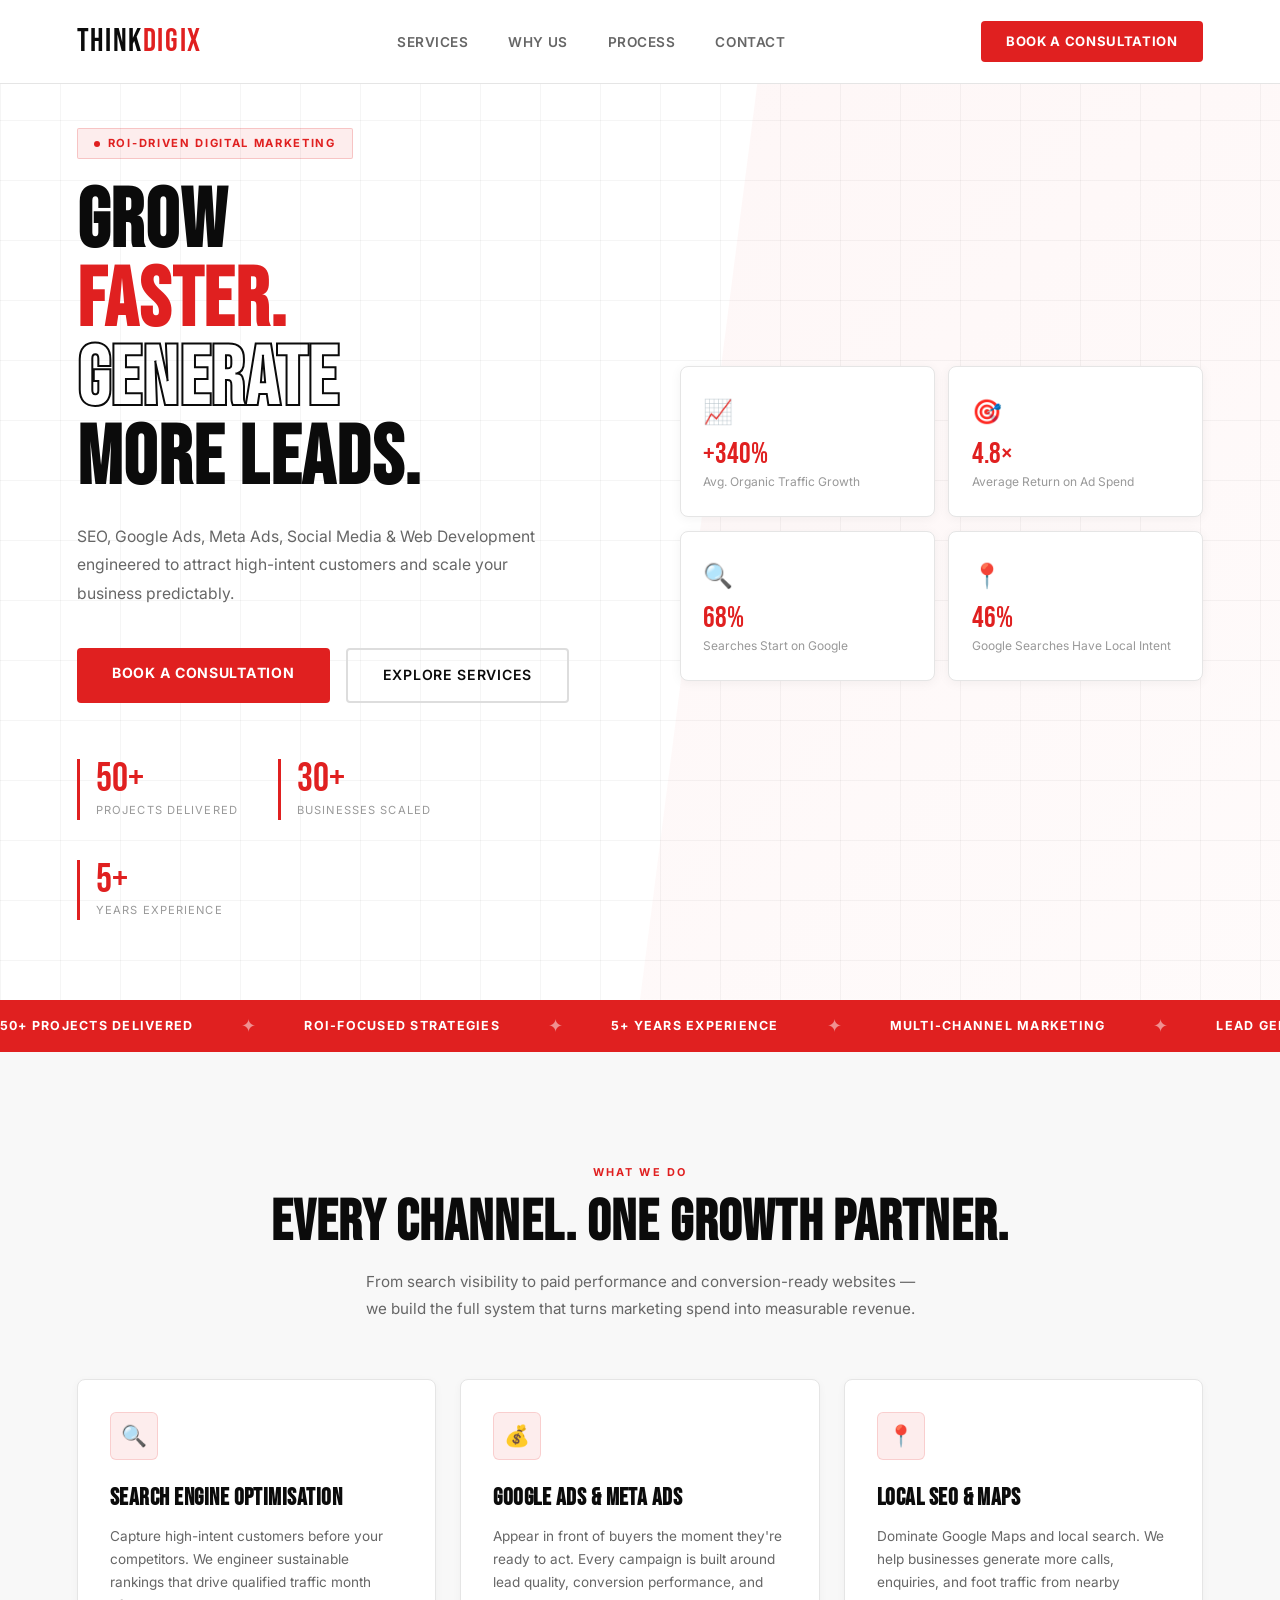
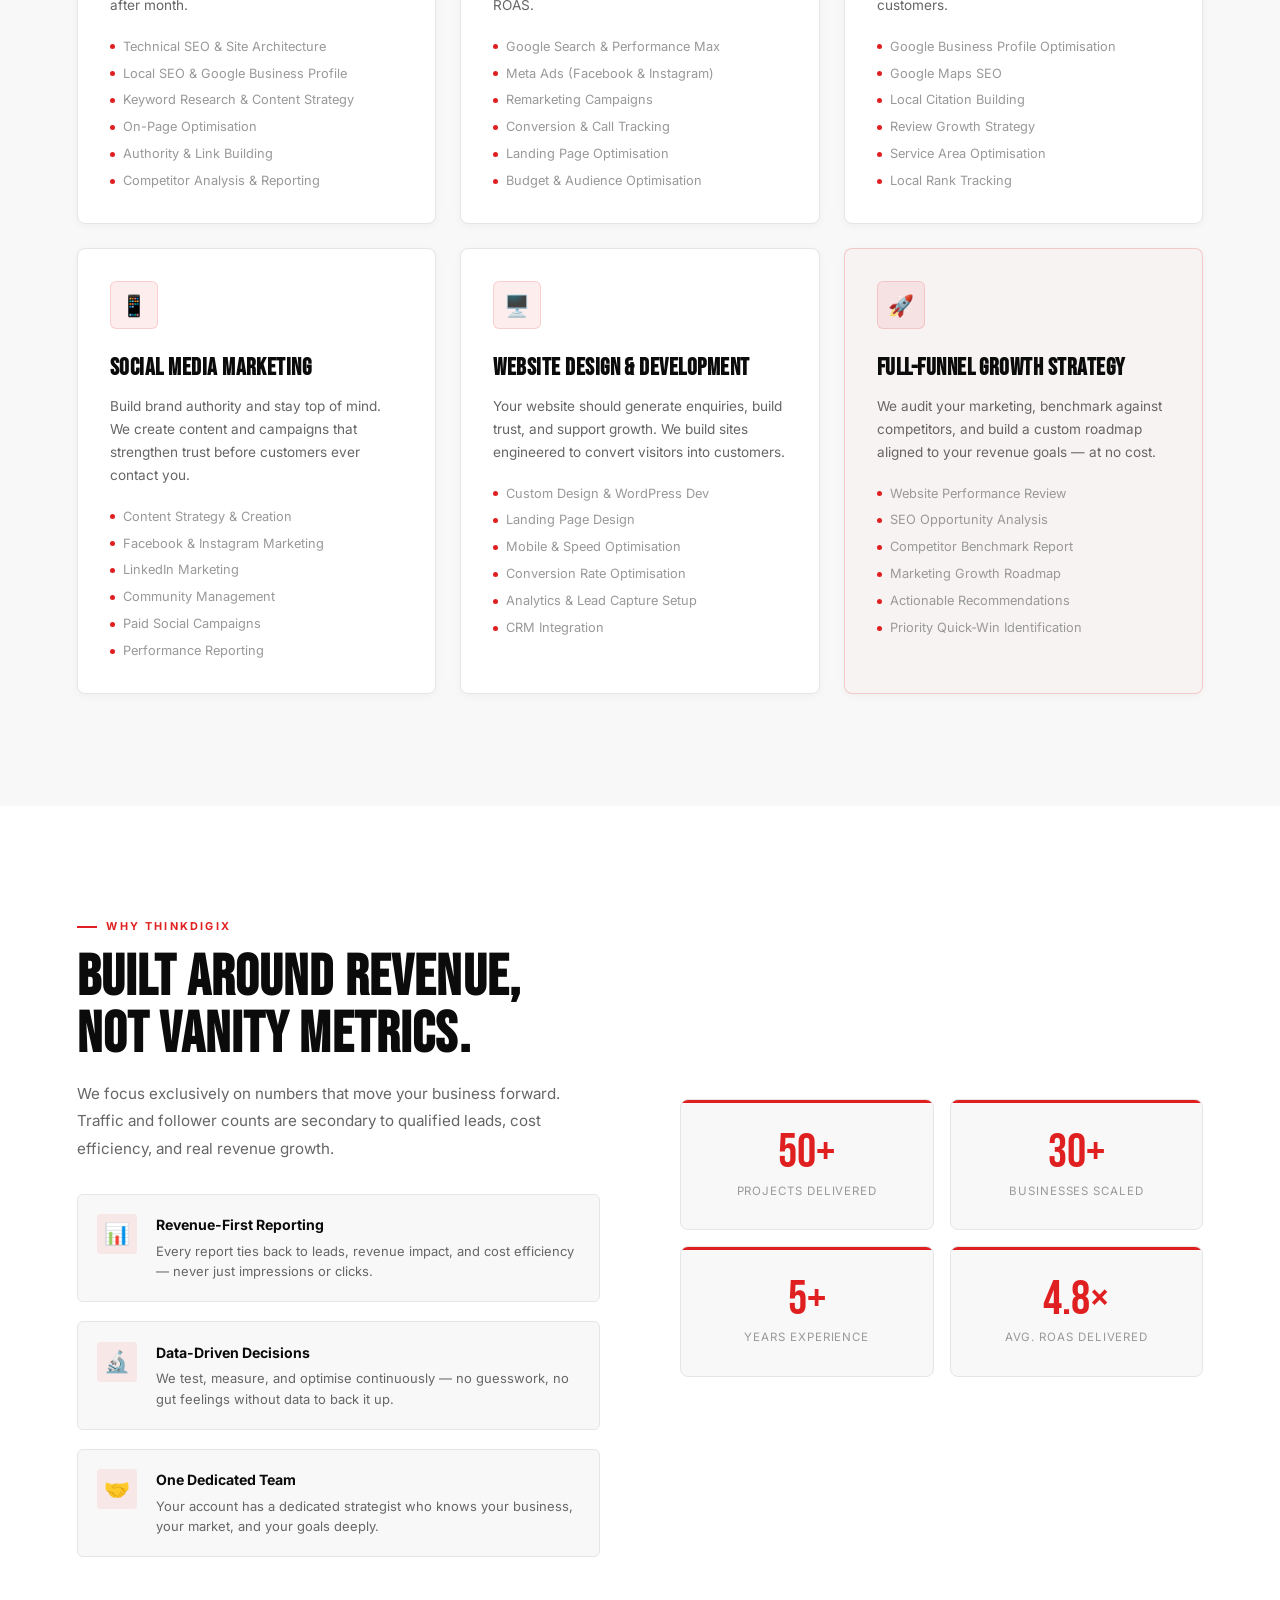
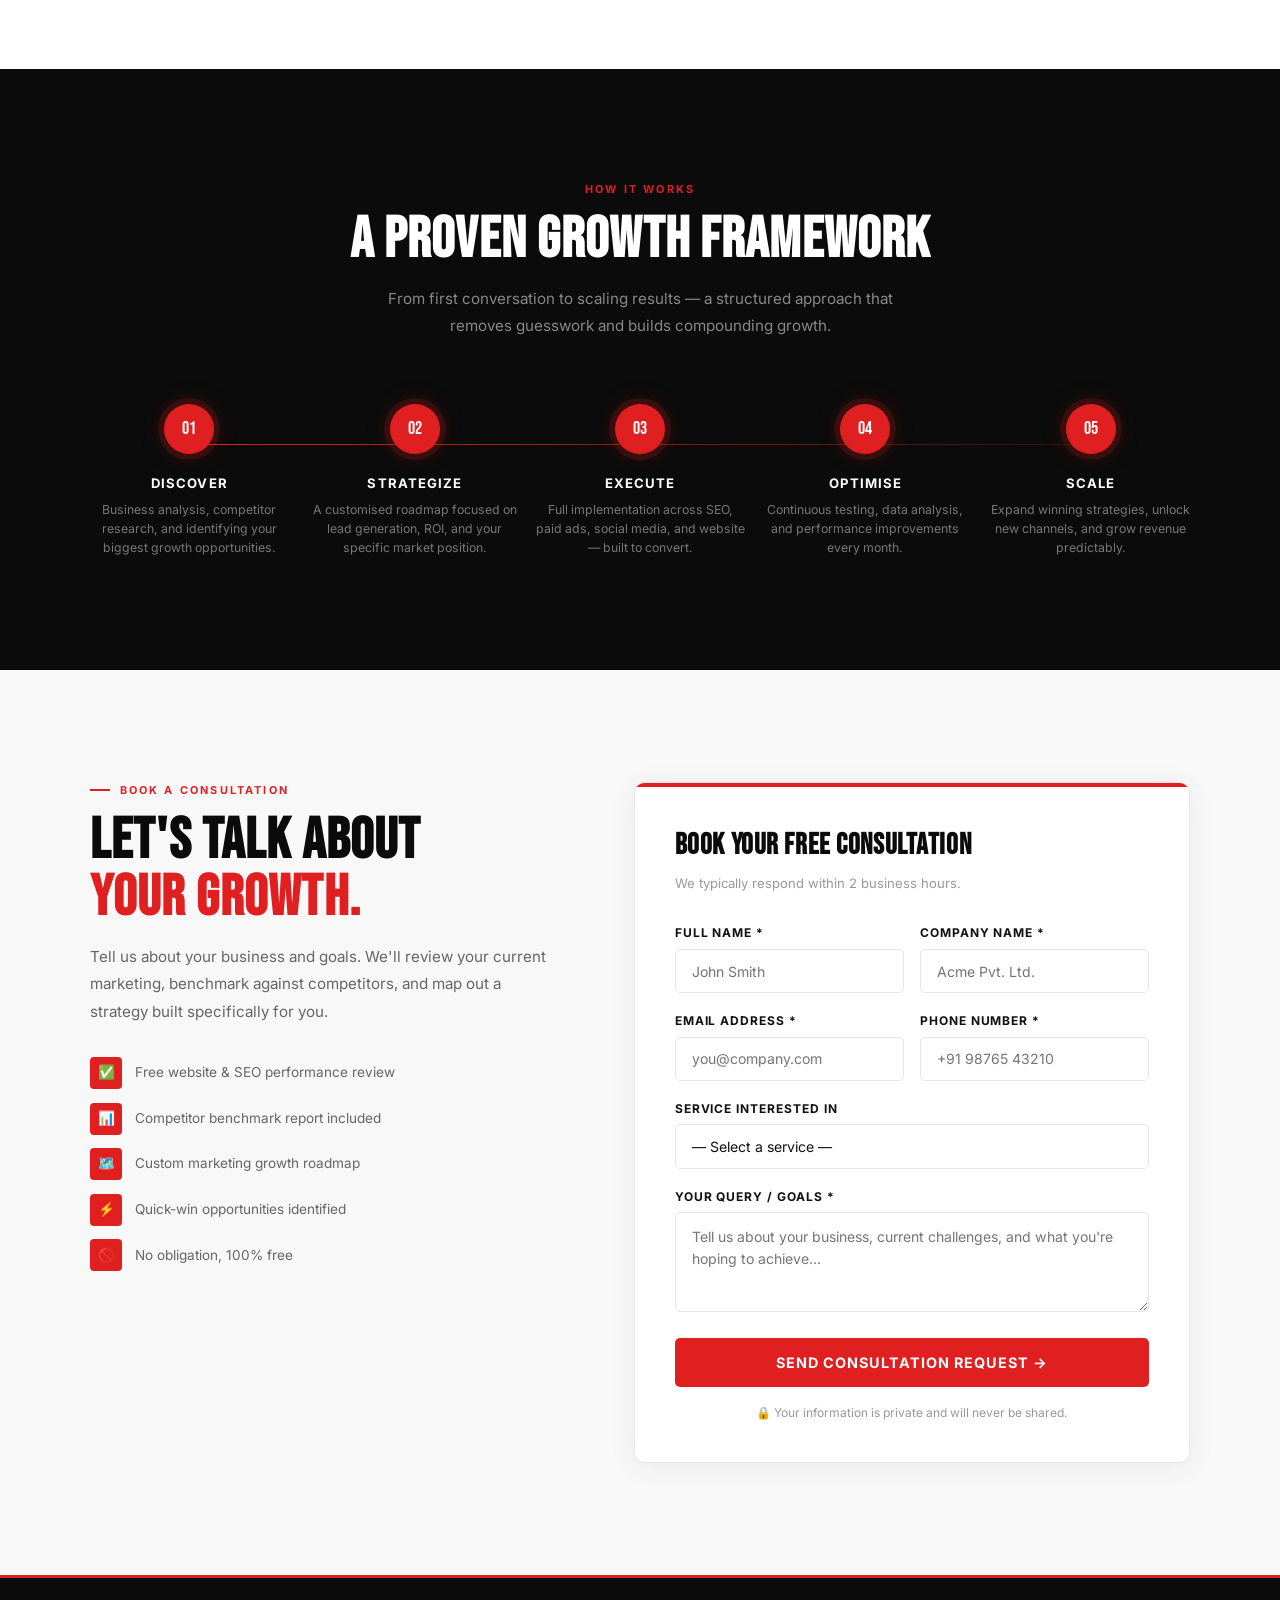
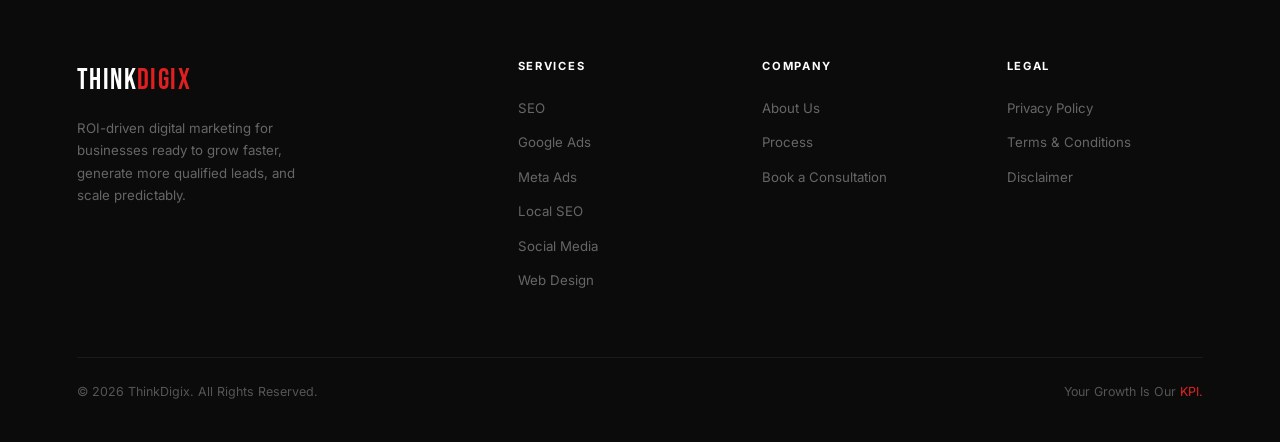
<file: index.html>
<!DOCTYPE html>
<html lang="en">
<head>
<meta charset="UTF-8"/>
<meta name="viewport" content="width=device-width, initial-scale=1.0"/>
<title>ThinkDigix — ROI-Driven Digital Marketing Agency</title>
<meta name="description" content="ThinkDigix is an ROI-driven digital marketing agency helping businesses grow through SEO, Google Ads, Meta Ads, Social Media and Web Development."/>
<link href="https://fonts.googleapis.com/css2?family=Bebas+Neue&family=Inter:wght@300;400;500;600;700&display=swap" rel="stylesheet"/>
<link rel="stylesheet" href="styles.css"/>
</head>
<body>

<!-- NAV -->
<nav id="navbar">
  <a class="logo" href="index.html">Think<span>Digix</span></a>
  <ul class="nav-links">
    <li><a href="#services">Services</a></li>
    <li><a href="#why">Why Us</a></li>
    <li><a href="#process">Process</a></li>
    <li><a href="#consult">Contact</a></li>
  </ul>
  <a class="nav-cta" href="#consult">Book a Consultation</a>
  <button class="hamburger" aria-label="Menu" onclick="toggleMenu()">
    <span></span><span></span><span></span>
  </button>
</nav>
<div class="mobile-menu" id="mobileMenu">
  <a href="#services" onclick="closeMenu()">Services</a>
  <a href="#why" onclick="closeMenu()">Why Us</a>
  <a href="#process" onclick="closeMenu()">Process</a>
  <a href="#consult" onclick="closeMenu()">Book a Consultation</a>
</div>

<!-- HERO -->
<section class="hero" id="home">
  <div class="hero-bg-grid"></div>
  <div class="hero-accent"></div>
  <div class="hero-inner">
    <div class="hero-content reveal">
      <div class="hero-eyebrow"><span class="dot-pulse"></span> ROI-Driven Digital Marketing</div>
      <h1>Grow<br><span class="red">Faster.</span><br><span class="outline">Generate</span><br>More Leads.</h1>
      <p class="hero-sub">SEO, Google Ads, Meta Ads, Social Media & Web Development engineered to attract high-intent customers and scale your business predictably.</p>
      <div class="hero-btns">
        <a href="#consult" class="btn-red">Book a Consultation</a>
        <a href="#services" class="btn-outline">Explore Services</a>
      </div>
      <div class="hero-stats">
        <div class="hero-stat"><div class="num">50+</div><div class="lbl">Projects Delivered</div></div>
        <div class="hero-stat"><div class="num">30+</div><div class="lbl">Businesses Scaled</div></div>
        <div class="hero-stat"><div class="num">5+</div><div class="lbl">Years Experience</div></div>
      </div>
    </div>
    <div class="hero-cards reveal reveal-delay-2">
      <div class="hcard"><div class="hcard-icon">📈</div><div class="hcard-val">+340%</div><div class="hcard-desc">Avg. Organic Traffic Growth</div></div>
      <div class="hcard"><div class="hcard-icon">🎯</div><div class="hcard-val">4.8×</div><div class="hcard-desc">Average Return on Ad Spend</div></div>
      <div class="hcard"><div class="hcard-icon">🔍</div><div class="hcard-val">68%</div><div class="hcard-desc">Searches Start on Google</div></div>
      <div class="hcard"><div class="hcard-icon">📍</div><div class="hcard-val">46%</div><div class="hcard-desc">Google Searches Have Local Intent</div></div>
    </div>
  </div>
</section>

<!-- MARQUEE -->
<div class="marquee-wrap">
  <div class="marquee-track">
    <span class="marquee-item">50+ Projects Delivered</span><span class="marquee-sep">✦</span>
    <span class="marquee-item">ROI-Focused Strategies</span><span class="marquee-sep">✦</span>
    <span class="marquee-item">5+ Years Experience</span><span class="marquee-sep">✦</span>
    <span class="marquee-item">Multi-Channel Marketing</span><span class="marquee-sep">✦</span>
    <span class="marquee-item">Lead Generation Focused</span><span class="marquee-sep">✦</span>
    <span class="marquee-item">Data-Driven Growth</span><span class="marquee-sep">✦</span>
    <span class="marquee-item">30+ Businesses Scaled</span><span class="marquee-sep">✦</span>
    <span class="marquee-item">50+ Projects Delivered</span><span class="marquee-sep">✦</span>
    <span class="marquee-item">ROI-Focused Strategies</span><span class="marquee-sep">✦</span>
    <span class="marquee-item">5+ Years Experience</span><span class="marquee-sep">✦</span>
    <span class="marquee-item">Multi-Channel Marketing</span><span class="marquee-sep">✦</span>
    <span class="marquee-item">Lead Generation Focused</span><span class="marquee-sep">✦</span>
    <span class="marquee-item">Data-Driven Growth</span><span class="marquee-sep">✦</span>
    <span class="marquee-item">30+ Businesses Scaled</span><span class="marquee-sep">✦</span>
  </div>
</div>

<!-- SERVICES -->
<section class="services-section" id="services">
  <div class="sec-inner">
    <div class="services-header reveal">
      <p class="eyebrow">What We Do</p>
      <h2 class="sec-title">Every Channel. One Growth Partner.</h2>
      <p class="sec-sub">From search visibility to paid performance and conversion-ready websites — we build the full system that turns marketing spend into measurable revenue.</p>
    </div>
    <div class="services-grid">
      <div class="svc-card reveal reveal-delay-1">
        <div class="svc-icon">🔍</div>
        <h3>Search Engine Optimisation</h3>
        <p>Capture high-intent customers before your competitors. We engineer sustainable rankings that drive qualified traffic month after month.</p>
        <ul class="svc-feats">
          <li>Technical SEO & Site Architecture</li>
          <li>Local SEO & Google Business Profile</li>
          <li>Keyword Research & Content Strategy</li>
          <li>On-Page Optimisation</li>
          <li>Authority & Link Building</li>
          <li>Competitor Analysis & Reporting</li>
        </ul>
      </div>
      <div class="svc-card reveal reveal-delay-2">
        <div class="svc-icon">💰</div>
        <h3>Google Ads & Meta Ads</h3>
        <p>Appear in front of buyers the moment they're ready to act. Every campaign is built around lead quality, conversion performance, and ROAS.</p>
        <ul class="svc-feats">
          <li>Google Search & Performance Max</li>
          <li>Meta Ads (Facebook & Instagram)</li>
          <li>Remarketing Campaigns</li>
          <li>Conversion & Call Tracking</li>
          <li>Landing Page Optimisation</li>
          <li>Budget & Audience Optimisation</li>
        </ul>
      </div>
      <div class="svc-card reveal reveal-delay-3">
        <div class="svc-icon">📍</div>
        <h3>Local SEO & Maps</h3>
        <p>Dominate Google Maps and local search. We help businesses generate more calls, enquiries, and foot traffic from nearby customers.</p>
        <ul class="svc-feats">
          <li>Google Business Profile Optimisation</li>
          <li>Google Maps SEO</li>
          <li>Local Citation Building</li>
          <li>Review Growth Strategy</li>
          <li>Service Area Optimisation</li>
          <li>Local Rank Tracking</li>
        </ul>
      </div>
      <div class="svc-card reveal reveal-delay-1">
        <div class="svc-icon">📱</div>
        <h3>Social Media Marketing</h3>
        <p>Build brand authority and stay top of mind. We create content and campaigns that strengthen trust before customers ever contact you.</p>
        <ul class="svc-feats">
          <li>Content Strategy & Creation</li>
          <li>Facebook & Instagram Marketing</li>
          <li>LinkedIn Marketing</li>
          <li>Community Management</li>
          <li>Paid Social Campaigns</li>
          <li>Performance Reporting</li>
        </ul>
      </div>
      <div class="svc-card reveal reveal-delay-2">
        <div class="svc-icon">🖥️</div>
        <h3>Website Design & Development</h3>
        <p>Your website should generate enquiries, build trust, and support growth. We build sites engineered to convert visitors into customers.</p>
        <ul class="svc-feats">
          <li>Custom Design & WordPress Dev</li>
          <li>Landing Page Design</li>
          <li>Mobile & Speed Optimisation</li>
          <li>Conversion Rate Optimisation</li>
          <li>Analytics & Lead Capture Setup</li>
          <li>CRM Integration</li>
        </ul>
      </div>
      <div class="svc-card reveal reveal-delay-3" style="border-color:rgba(224,32,32,.2);background:rgba(224,32,32,.02)">
        <div class="svc-icon">🚀</div>
        <h3>Full-Funnel Growth Strategy</h3>
        <p>We audit your marketing, benchmark against competitors, and build a custom roadmap aligned to your revenue goals — at no cost.</p>
        <ul class="svc-feats">
          <li>Website Performance Review</li>
          <li>SEO Opportunity Analysis</li>
          <li>Competitor Benchmark Report</li>
          <li>Marketing Growth Roadmap</li>
          <li>Actionable Recommendations</li>
          <li>Priority Quick-Win Identification</li>
        </ul>
      </div>
    </div>
  </div>
</section>

<!-- WHY US -->
<section class="why-section" id="why">
  <div class="sec-inner">
    <div class="why-grid">
      <div class="why-left reveal">
        <p class="eyebrow">Why ThinkDigix</p>
        <h2 class="sec-title">Built Around Revenue,<br>Not Vanity Metrics.</h2>
        <p class="sec-sub">We focus exclusively on numbers that move your business forward. Traffic and follower counts are secondary to qualified leads, cost efficiency, and real revenue growth.</p>
        <div class="why-items">
          <div class="why-item">
            <div class="why-icon">📊</div>
            <div><h4>Revenue-First Reporting</h4><p>Every report ties back to leads, revenue impact, and cost efficiency — never just impressions or clicks.</p></div>
          </div>
          <div class="why-item">
            <div class="why-icon">🔬</div>
            <div><h4>Data-Driven Decisions</h4><p>We test, measure, and optimise continuously — no guesswork, no gut feelings without data to back it up.</p></div>
          </div>
          <div class="why-item">
            <div class="why-icon">🤝</div>
            <div><h4>One Dedicated Team</h4><p>Your account has a dedicated strategist who knows your business, your market, and your goals deeply.</p></div>
          </div>
        </div>
      </div>
      <div class="why-right reveal reveal-delay-2">
        <div class="why-right-grid">
          <div class="metric-box"><div class="big">50+</div><div class="sm">Projects Delivered</div></div>
          <div class="metric-box"><div class="big">30+</div><div class="sm">Businesses Scaled</div></div>
          <div class="metric-box"><div class="big">5+</div><div class="sm">Years Experience</div></div>
          <div class="metric-box"><div class="big">4.8×</div><div class="sm">Avg. ROAS Delivered</div></div>
        </div>
      </div>
    </div>
  </div>
</section>

<!-- PROCESS -->
<section class="process-section" id="process">
  <div class="sec-inner">
    <div class="process-header reveal">
      <p class="eyebrow">How It Works</p>
      <h2 class="sec-title">A Proven Growth Framework</h2>
      <p class="sec-sub" style="margin:0 auto">From first conversation to scaling results — a structured approach that removes guesswork and builds compounding growth.</p>
    </div>
    <div class="steps-row">
      <div class="steps-connector"></div>
      <div class="step reveal reveal-delay-1"><div class="step-num">01</div><h4>Discover</h4><p>Business analysis, competitor research, and identifying your biggest growth opportunities.</p></div>
      <div class="step reveal reveal-delay-2"><div class="step-num">02</div><h4>Strategize</h4><p>A customised roadmap focused on lead generation, ROI, and your specific market position.</p></div>
      <div class="step reveal reveal-delay-3"><div class="step-num">03</div><h4>Execute</h4><p>Full implementation across SEO, paid ads, social media, and website — built to convert.</p></div>
      <div class="step reveal reveal-delay-4"><div class="step-num">04</div><h4>Optimise</h4><p>Continuous testing, data analysis, and performance improvements every month.</p></div>
      <div class="step reveal" style="transition-delay:.5s"><div class="step-num">05</div><h4>Scale</h4><p>Expand winning strategies, unlock new channels, and grow revenue predictably.</p></div>
    </div>
  </div>
</section>

<!-- CONSULTATION FORM -->
<section class="consult-section" id="consult">
  <div class="consult-inner">
    <div class="consult-left reveal">
      <p class="eyebrow">Book a Consultation</p>
      <h2 class="sec-title">Let's Talk About<br><span style="color:var(--red)">Your Growth.</span></h2>
      <p class="sec-sub">Tell us about your business and goals. We'll review your current marketing, benchmark against competitors, and map out a strategy built specifically for you.</p>
      <div class="consult-perks">
        <div class="consult-perk"><div class="consult-perk-icon">✅</div>Free website & SEO performance review</div>
        <div class="consult-perk"><div class="consult-perk-icon">📊</div>Competitor benchmark report included</div>
        <div class="consult-perk"><div class="consult-perk-icon">🗺️</div>Custom marketing growth roadmap</div>
        <div class="consult-perk"><div class="consult-perk-icon">⚡</div>Quick-win opportunities identified</div>
        <div class="consult-perk"><div class="consult-perk-icon">🚫</div>No obligation, 100% free</div>
      </div>
    </div>
    <div class="reveal reveal-delay-2">
      <div class="consult-form-box">
        <h3>Book Your Free Consultation</h3>
        <p class="form-sub">We typically respond within 2 business hours.</p>
        <!-- Formspree handles email delivery -->
        <form id="consultForm" action="https://formspree.io/f/xwvjjdlp" method="POST">
          <input type="hidden" name="_subject" value="New Consultation Request — ThinkDigix"/>
          <input type="hidden" name="_replyto" value="siddharthaacharya2000@gmail.com"/>
          <div class="form-row">
            <div class="form-group">
              <label for="fname">Full Name *</label>
              <input type="text" id="fname" name="Full Name" placeholder="John Smith" required/>
            </div>
            <div class="form-group">
              <label for="company">Company Name *</label>
              <input type="text" id="company" name="Company Name" placeholder="Acme Pvt. Ltd." required/>
            </div>
          </div>
          <div class="form-row">
            <div class="form-group">
              <label for="email">Email Address *</label>
              <input type="email" id="email" name="Email" placeholder="you@company.com" required/>
            </div>
            <div class="form-group">
              <label for="phone">Phone Number *</label>
              <input type="tel" id="phone" name="Phone" placeholder="+91 98765 43210" required/>
            </div>
          </div>
          <div class="form-group">
            <label for="service">Service Interested In</label>
            <select id="service" name="Service Interest">
              <option value="">— Select a service —</option>
              <option>Search Engine Optimisation (SEO)</option>
              <option>Google Ads / Meta Ads</option>
              <option>Local SEO & Maps</option>
              <option>Social Media Marketing</option>
              <option>Website Design & Development</option>
              <option>Full-Funnel Growth Strategy</option>
              <option>Not sure — need guidance</option>
            </select>
          </div>
          <div class="form-group">
            <label for="query">Your Query / Goals *</label>
            <textarea id="query" name="Query" placeholder="Tell us about your business, current challenges, and what you're hoping to achieve..." required></textarea>
          </div>
          <button type="submit" class="form-submit" id="submitBtn">Send Consultation Request →</button>
          <p class="form-note">🔒 Your information is private and will never be shared.</p>
        </form>
        <div class="form-success" id="formSuccess">
          <div style="font-size:2rem;margin-bottom:.5rem">✅</div>
          <h4>Request Sent!</h4>
          <p>Thank you! We've received your consultation request and will reach out within 2 business hours.</p>
        </div>
      </div>
    </div>
  </div>
</section>

<!-- FOOTER -->
<footer id="contact">
  <div class="footer-grid">
    <div class="footer-brand">
      <a class="footer-logo" href="index.html">Think<span>Digix</span></a>
      <p>ROI-driven digital marketing for businesses ready to grow faster, generate more qualified leads, and scale predictably.</p>
    </div>
    <div class="footer-col">
      <h5>Services</h5>
      <ul>
        <li><a href="#services">SEO</a></li>
        <li><a href="#services">Google Ads</a></li>
        <li><a href="#services">Meta Ads</a></li>
        <li><a href="#services">Local SEO</a></li>
        <li><a href="#services">Social Media</a></li>
        <li><a href="#services">Web Design</a></li>
      </ul>
    </div>
    <div class="footer-col">
      <h5>Company</h5>
      <ul>
        <li><a href="#why">About Us</a></li>
        <li><a href="#process">Process</a></li>
        <li><a href="#consult">Book a Consultation</a></li>
      </ul>
    </div>
    <div class="footer-col">
      <h5>Legal</h5>
      <ul>
        <li><a href="privacy-policy.html">Privacy Policy</a></li>
        <li><a href="terms-and-conditions.html">Terms & Conditions</a></li>
        <li><a href="disclaimer.html">Disclaimer</a></li>
      </ul>
    </div>
  </div>
  <div class="footer-bottom">
    <p>© 2026 ThinkDigix. All Rights Reserved.</p>
    <p>Your Growth Is Our <span>KPI.</span></p>
  </div>
</footer>

<script>
// ── NAV ──
function toggleMenu(){document.getElementById('mobileMenu').classList.toggle('open')}
function closeMenu(){document.getElementById('mobileMenu').classList.remove('open')}
window.addEventListener('scroll',()=>{
  const nav=document.getElementById('navbar');
  nav.style.boxShadow=window.scrollY>40?'0 2px 20px rgba(0,0,0,.08)':'none';
});

// ── SCROLL REVEAL ──
const obs=new IntersectionObserver(entries=>{
  entries.forEach(e=>{if(e.isIntersecting)e.target.classList.add('visible')});
},{threshold:.1});
document.querySelectorAll('.reveal').forEach(el=>obs.observe(el));

// ── FORM SUBMISSION (Formspree AJAX) ──
const form=document.getElementById('consultForm');
const btn=document.getElementById('submitBtn');
const successBox=document.getElementById('formSuccess');

form.addEventListener('submit',async e=>{
  e.preventDefault();
  btn.textContent='Sending...';
  btn.disabled=true;
  try{
    const res=await fetch(form.action,{
      method:'POST',
      body:new FormData(form),
      headers:{Accept:'application/json'}
    });
    if(res.ok){
      form.style.display='none';
      successBox.style.display='block';
    } else {
      btn.textContent='Send Consultation Request →';
      btn.disabled=false;
      alert('Something went wrong. Please try again or email us directly at siddharthaacharya2000@gmail.com');
    }
  }catch(err){
    btn.textContent='Send Consultation Request →';
    btn.disabled=false;
    alert('Network error. Please try again.');
  }
});
</script>
</body>
</html>
</file>
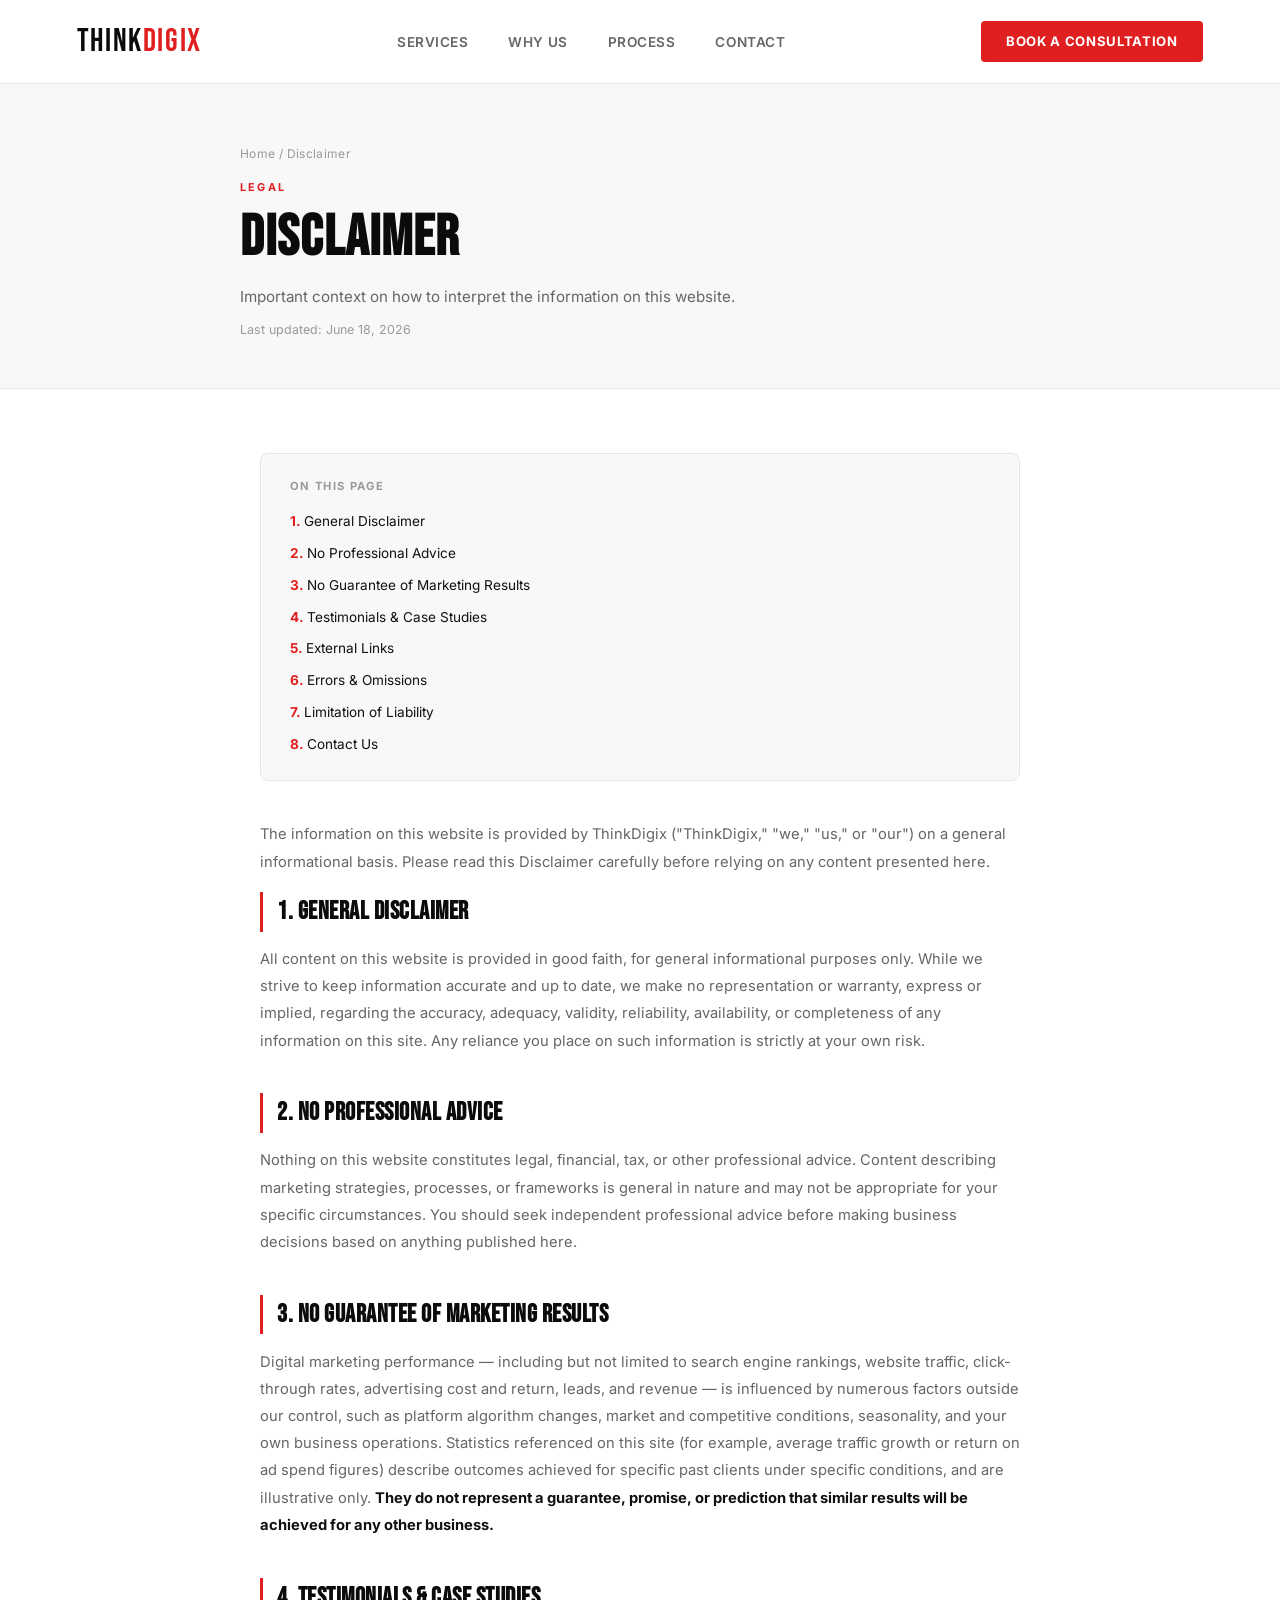
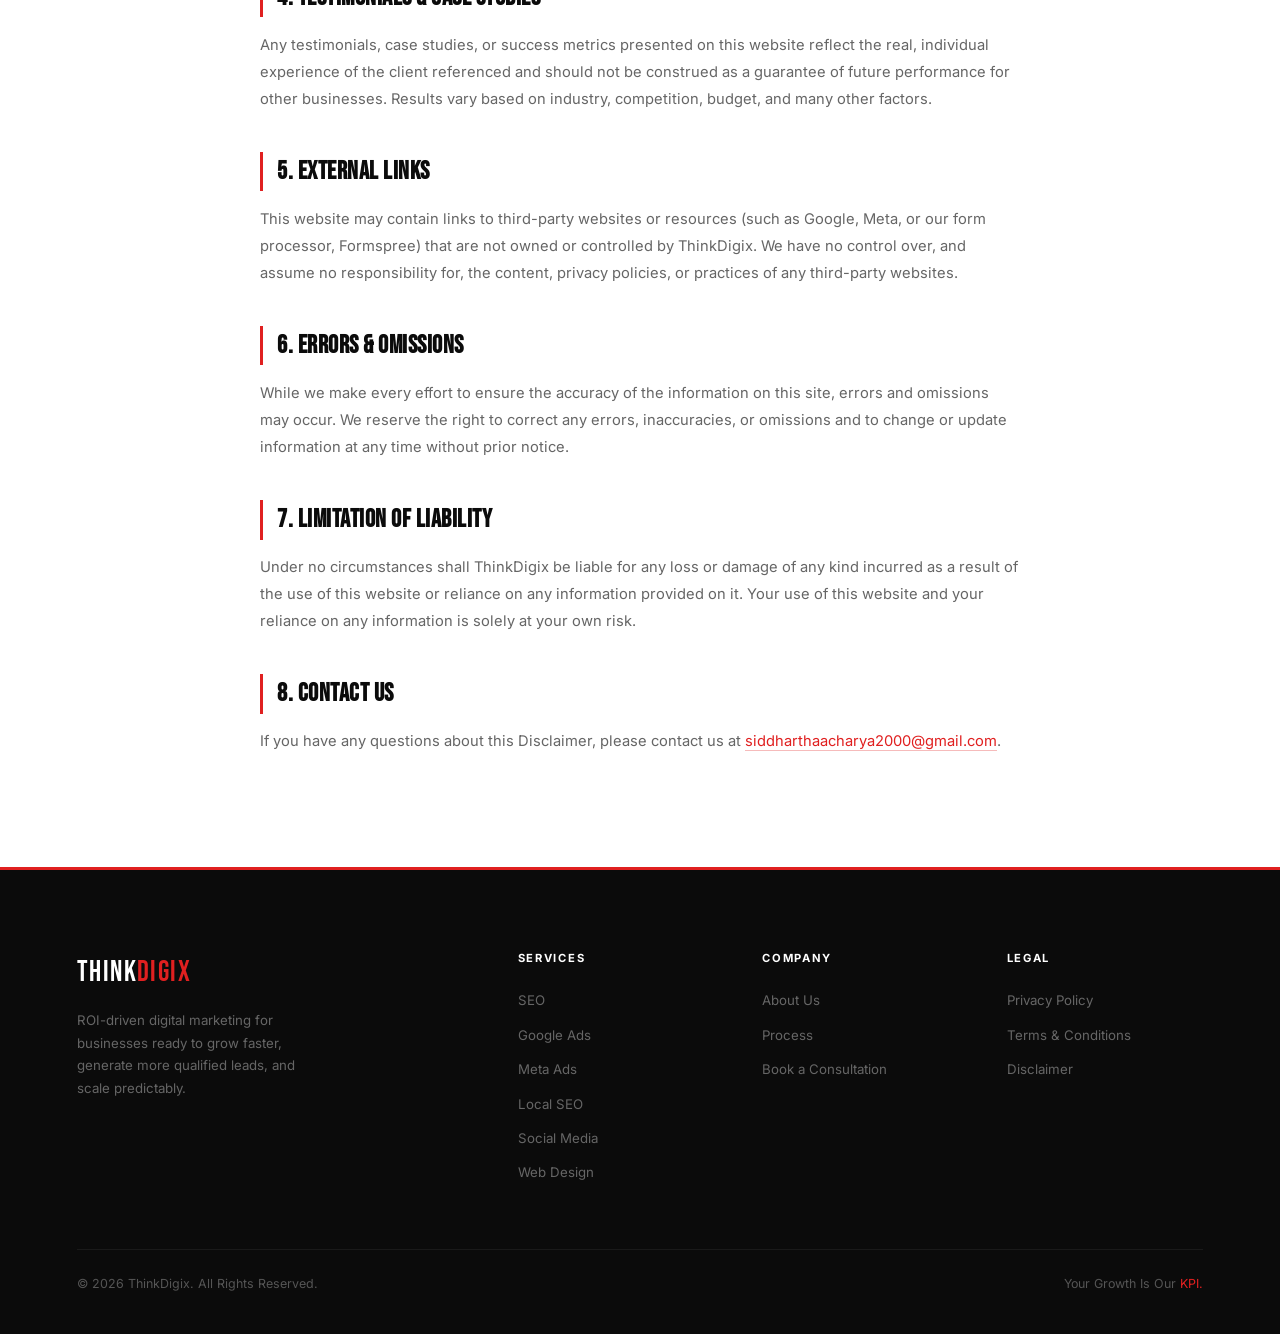
<file: disclaimer.html>
<!DOCTYPE html>
<html lang="en">
<head>
<meta charset="UTF-8"/>
<meta name="viewport" content="width=device-width, initial-scale=1.0"/>
<title>Disclaimer — ThinkDigix</title>
<meta name="description" content="Disclaimer regarding the information, results, and content presented on the ThinkDigix website."/>
<link href="https://fonts.googleapis.com/css2?family=Bebas+Neue&family=Inter:wght@300;400;500;600;700&display=swap" rel="stylesheet"/>
<link rel="stylesheet" href="styles.css"/>
</head>
<body>

<!-- NAV -->
<nav id="navbar">
  <a class="logo" href="index.html">Think<span>Digix</span></a>
  <ul class="nav-links">
    <li><a href="index.html#services">Services</a></li>
    <li><a href="index.html#why">Why Us</a></li>
    <li><a href="index.html#process">Process</a></li>
    <li><a href="index.html#consult">Contact</a></li>
  </ul>
  <a class="nav-cta" href="index.html#consult">Book a Consultation</a>
  <button class="hamburger" aria-label="Menu" onclick="toggleMenu()">
    <span></span><span></span><span></span>
  </button>
</nav>
<div class="mobile-menu" id="mobileMenu">
  <a href="index.html#services" onclick="closeMenu()">Services</a>
  <a href="index.html#why" onclick="closeMenu()">Why Us</a>
  <a href="index.html#process" onclick="closeMenu()">Process</a>
  <a href="index.html#consult" onclick="closeMenu()">Book a Consultation</a>
</div>

<!-- PAGE HERO -->
<section class="legal-hero">
  <div class="sec-inner">
    <p class="breadcrumb"><a href="index.html">Home</a> / Disclaimer</p>
    <p class="eyebrow">Legal</p>
    <h1 class="sec-title">Disclaimer</h1>
    <p class="sec-sub">Important context on how to interpret the information on this website.</p>
    <p class="legal-updated">Last updated: June 18, 2026</p>
  </div>
</section>

<!-- CONTENT -->
<section class="legal-content">
  <div class="inner">

    <div class="legal-toc">
      <h5>On This Page</h5>
      <ol>
        <li><a href="#general">General Disclaimer</a></li>
        <li><a href="#no-professional-advice">No Professional Advice</a></li>
        <li><a href="#results">No Guarantee of Marketing Results</a></li>
        <li><a href="#testimonials">Testimonials & Case Studies</a></li>
        <li><a href="#external-links">External Links</a></li>
        <li><a href="#errors">Errors & Omissions</a></li>
        <li><a href="#liability">Limitation of Liability</a></li>
        <li><a href="#contact">Contact Us</a></li>
      </ol>
    </div>

    <p>The information on this website is provided by ThinkDigix ("ThinkDigix," "we," "us," or "our") on a general informational basis. Please read this Disclaimer carefully before relying on any content presented here.</p>

    <h2 id="general">1. General Disclaimer</h2>
    <p>All content on this website is provided in good faith, for general informational purposes only. While we strive to keep information accurate and up to date, we make no representation or warranty, express or implied, regarding the accuracy, adequacy, validity, reliability, availability, or completeness of any information on this site. Any reliance you place on such information is strictly at your own risk.</p>

    <h2 id="no-professional-advice">2. No Professional Advice</h2>
    <p>Nothing on this website constitutes legal, financial, tax, or other professional advice. Content describing marketing strategies, processes, or frameworks is general in nature and may not be appropriate for your specific circumstances. You should seek independent professional advice before making business decisions based on anything published here.</p>

    <h2 id="results">3. No Guarantee of Marketing Results</h2>
    <p>Digital marketing performance — including but not limited to search engine rankings, website traffic, click-through rates, advertising cost and return, leads, and revenue — is influenced by numerous factors outside our control, such as platform algorithm changes, market and competitive conditions, seasonality, and your own business operations. Statistics referenced on this site (for example, average traffic growth or return on ad spend figures) describe outcomes achieved for specific past clients under specific conditions, and are illustrative only. <strong>They do not represent a guarantee, promise, or prediction that similar results will be achieved for any other business.</strong></p>

    <h2 id="testimonials">4. Testimonials & Case Studies</h2>
    <p>Any testimonials, case studies, or success metrics presented on this website reflect the real, individual experience of the client referenced and should not be construed as a guarantee of future performance for other businesses. Results vary based on industry, competition, budget, and many other factors.</p>

    <h2 id="external-links">5. External Links</h2>
    <p>This website may contain links to third-party websites or resources (such as Google, Meta, or our form processor, Formspree) that are not owned or controlled by ThinkDigix. We have no control over, and assume no responsibility for, the content, privacy policies, or practices of any third-party websites.</p>

    <h2 id="errors">6. Errors & Omissions</h2>
    <p>While we make every effort to ensure the accuracy of the information on this site, errors and omissions may occur. We reserve the right to correct any errors, inaccuracies, or omissions and to change or update information at any time without prior notice.</p>

    <h2 id="liability">7. Limitation of Liability</h2>
    <p>Under no circumstances shall ThinkDigix be liable for any loss or damage of any kind incurred as a result of the use of this website or reliance on any information provided on it. Your use of this website and your reliance on any information is solely at your own risk.</p>

    <h2 id="contact">8. Contact Us</h2>
    <p>If you have any questions about this Disclaimer, please contact us at <a href="mailto:siddharthaacharya2000@gmail.com">siddharthaacharya2000@gmail.com</a>.</p>

  </div>
</section>

<!-- FOOTER -->
<footer>
  <div class="footer-grid">
    <div class="footer-brand">
      <a class="footer-logo" href="index.html">Think<span>Digix</span></a>
      <p>ROI-driven digital marketing for businesses ready to grow faster, generate more qualified leads, and scale predictably.</p>
    </div>
    <div class="footer-col">
      <h5>Services</h5>
      <ul>
        <li><a href="index.html#services">SEO</a></li>
        <li><a href="index.html#services">Google Ads</a></li>
        <li><a href="index.html#services">Meta Ads</a></li>
        <li><a href="index.html#services">Local SEO</a></li>
        <li><a href="index.html#services">Social Media</a></li>
        <li><a href="index.html#services">Web Design</a></li>
      </ul>
    </div>
    <div class="footer-col">
      <h5>Company</h5>
      <ul>
        <li><a href="index.html#why">About Us</a></li>
        <li><a href="index.html#process">Process</a></li>
        <li><a href="index.html#consult">Book a Consultation</a></li>
      </ul>
    </div>
    <div class="footer-col">
      <h5>Legal</h5>
      <ul>
        <li><a href="privacy-policy.html">Privacy Policy</a></li>
        <li><a href="terms-and-conditions.html">Terms & Conditions</a></li>
        <li><a href="disclaimer.html">Disclaimer</a></li>
      </ul>
    </div>
  </div>
  <div class="footer-bottom">
    <p>© 2026 ThinkDigix. All Rights Reserved.</p>
    <p>Your Growth Is Our <span>KPI.</span></p>
  </div>
</footer>

<script>
function toggleMenu(){document.getElementById('mobileMenu').classList.toggle('open')}
function closeMenu(){document.getElementById('mobileMenu').classList.remove('open')}
window.addEventListener('scroll',()=>{
  const nav=document.getElementById('navbar');
  nav.style.boxShadow=window.scrollY>40?'0 2px 20px rgba(0,0,0,.08)':'none';
});
</script>
</body>
</html>
</file>
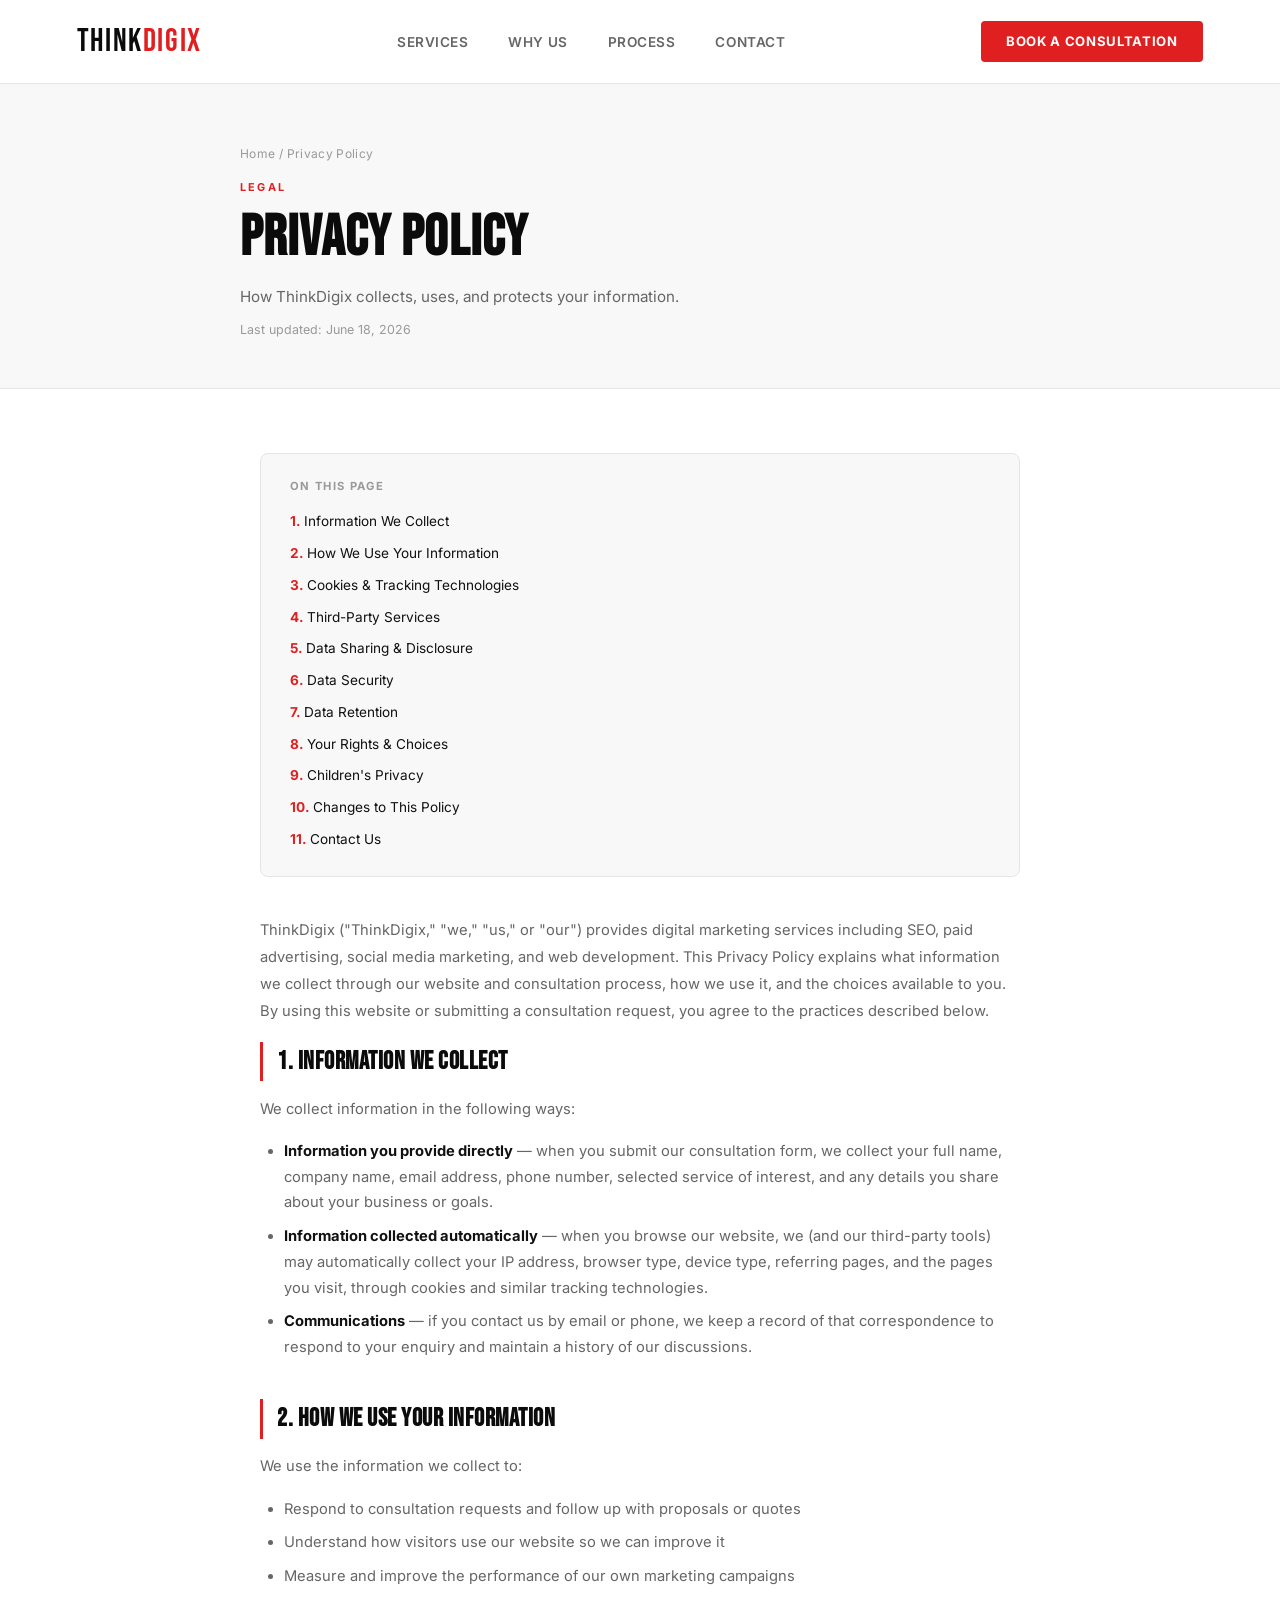
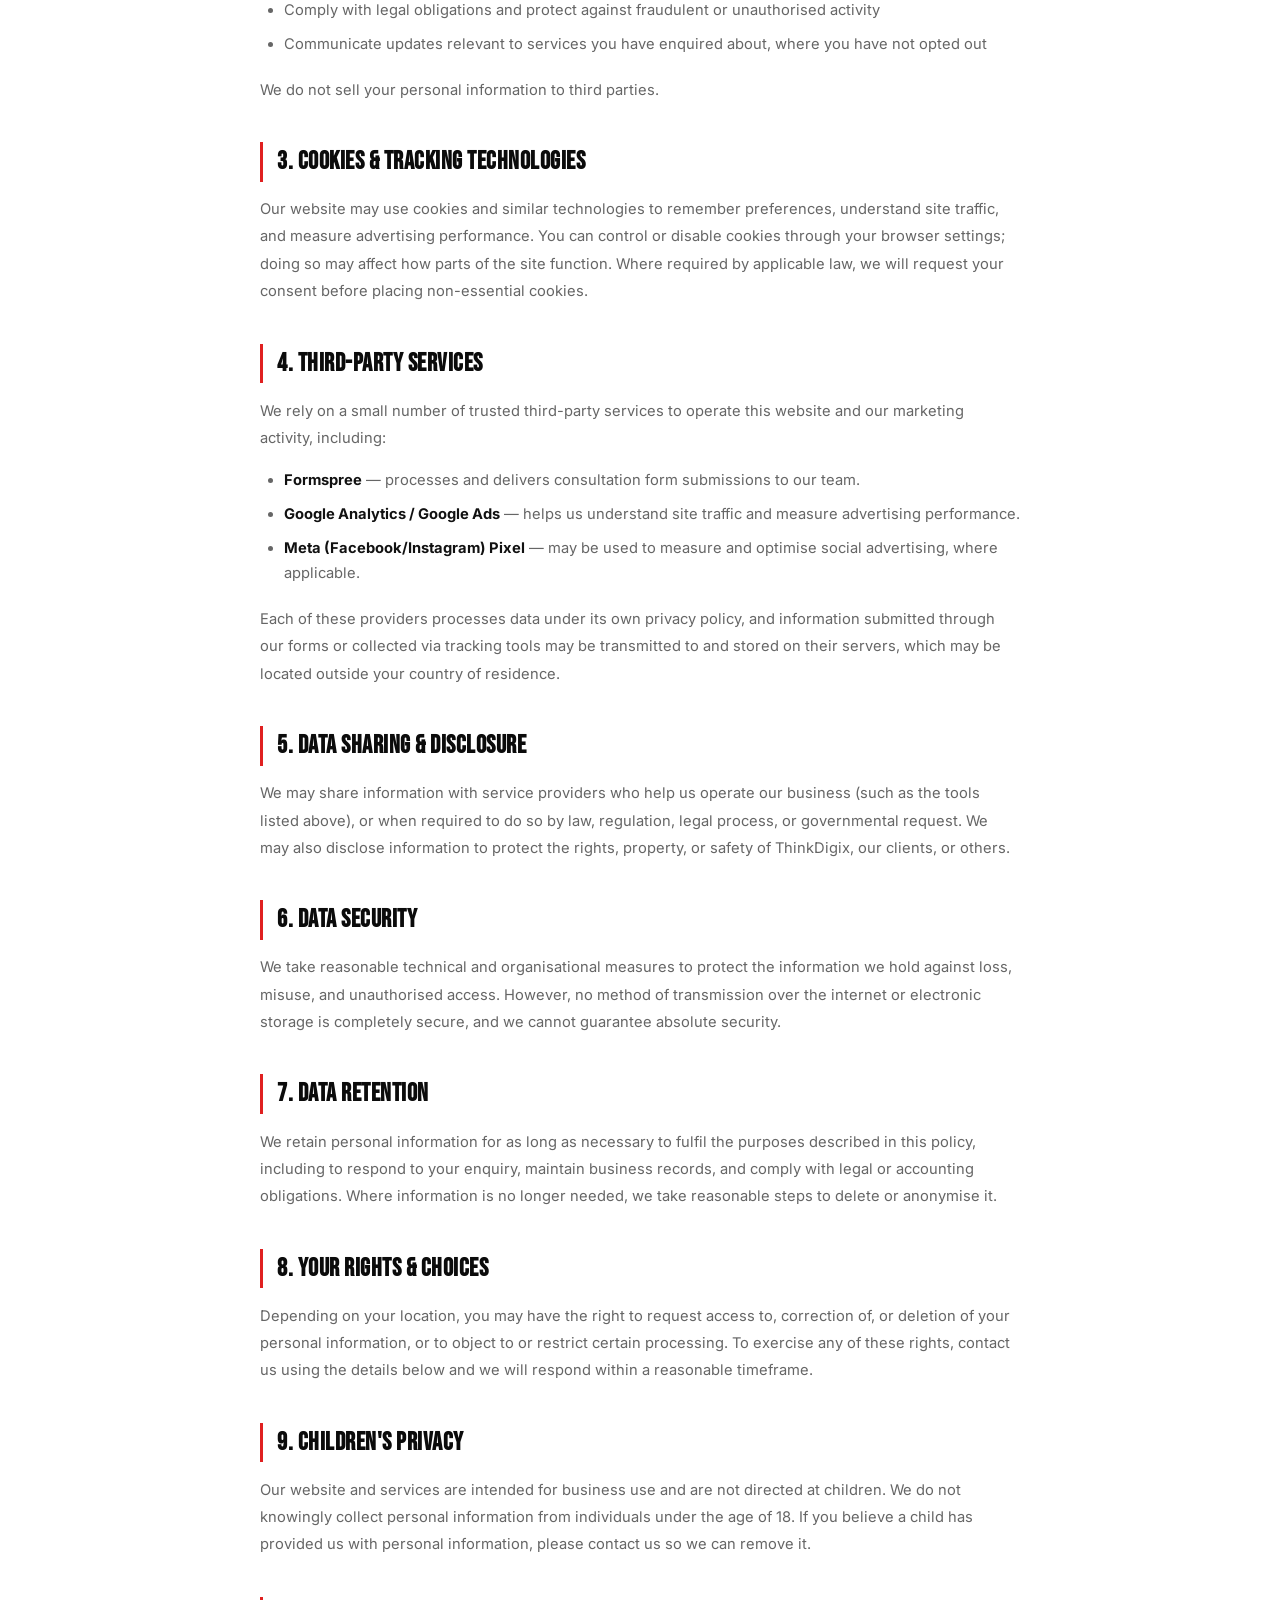
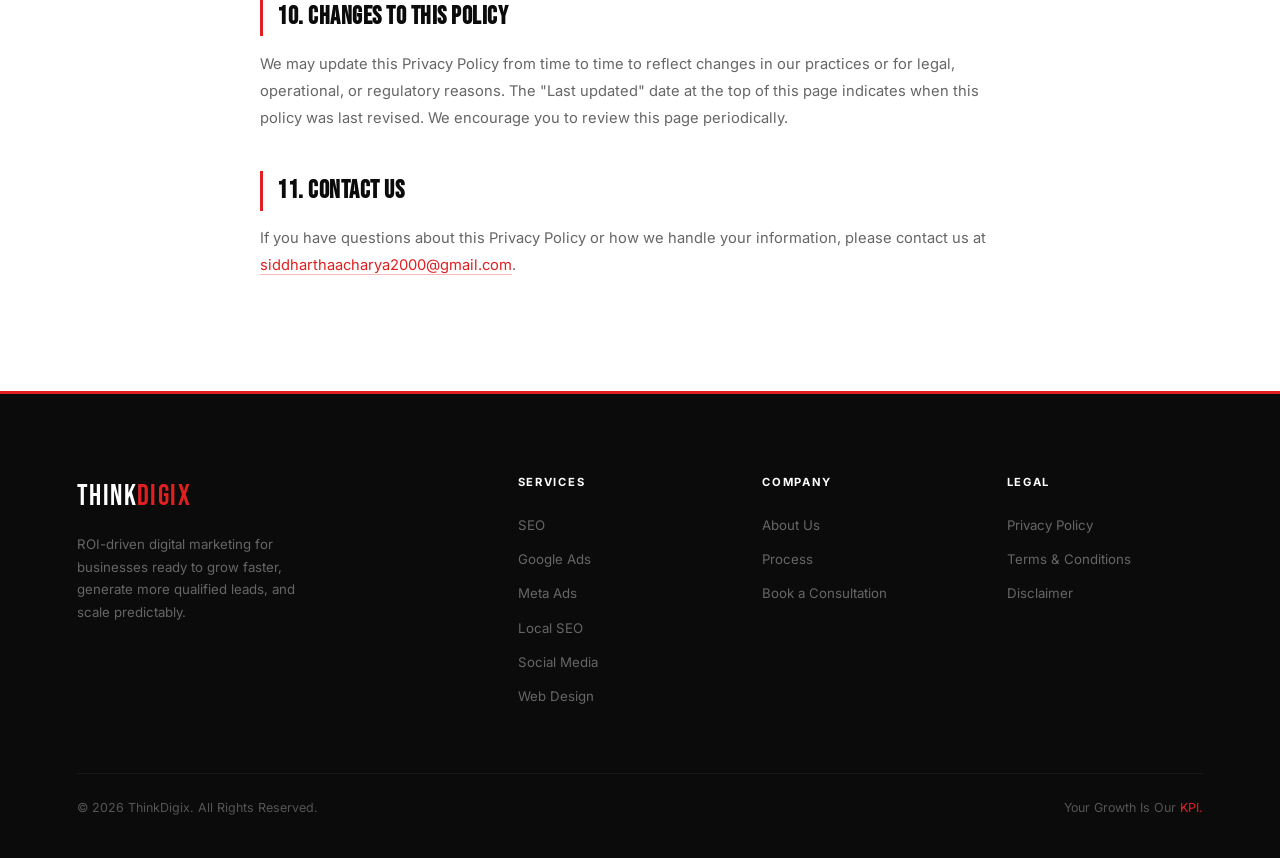
<file: privacy-policy.html>
<!DOCTYPE html>
<html lang="en">
<head>
<meta charset="UTF-8"/>
<meta name="viewport" content="width=device-width, initial-scale=1.0"/>
<title>Privacy Policy — ThinkDigix</title>
<meta name="description" content="Read the ThinkDigix Privacy Policy to learn how we collect, use, and protect your information."/>
<link href="https://fonts.googleapis.com/css2?family=Bebas+Neue&family=Inter:wght@300;400;500;600;700&display=swap" rel="stylesheet"/>
<link rel="stylesheet" href="styles.css"/>
</head>
<body>

<!-- NAV -->
<nav id="navbar">
  <a class="logo" href="index.html">Think<span>Digix</span></a>
  <ul class="nav-links">
    <li><a href="index.html#services">Services</a></li>
    <li><a href="index.html#why">Why Us</a></li>
    <li><a href="index.html#process">Process</a></li>
    <li><a href="index.html#consult">Contact</a></li>
  </ul>
  <a class="nav-cta" href="index.html#consult">Book a Consultation</a>
  <button class="hamburger" aria-label="Menu" onclick="toggleMenu()">
    <span></span><span></span><span></span>
  </button>
</nav>
<div class="mobile-menu" id="mobileMenu">
  <a href="index.html#services" onclick="closeMenu()">Services</a>
  <a href="index.html#why" onclick="closeMenu()">Why Us</a>
  <a href="index.html#process" onclick="closeMenu()">Process</a>
  <a href="index.html#consult" onclick="closeMenu()">Book a Consultation</a>
</div>

<!-- PAGE HERO -->
<section class="legal-hero">
  <div class="sec-inner">
    <p class="breadcrumb"><a href="index.html">Home</a> / Privacy Policy</p>
    <p class="eyebrow">Legal</p>
    <h1 class="sec-title">Privacy Policy</h1>
    <p class="sec-sub">How ThinkDigix collects, uses, and protects your information.</p>
    <p class="legal-updated">Last updated: June 18, 2026</p>
  </div>
</section>

<!-- CONTENT -->
<section class="legal-content">
  <div class="inner">

    <div class="legal-toc">
      <h5>On This Page</h5>
      <ol>
        <li><a href="#information-we-collect">Information We Collect</a></li>
        <li><a href="#how-we-use">How We Use Your Information</a></li>
        <li><a href="#cookies">Cookies & Tracking Technologies</a></li>
        <li><a href="#third-party">Third-Party Services</a></li>
        <li><a href="#sharing">Data Sharing & Disclosure</a></li>
        <li><a href="#security">Data Security</a></li>
        <li><a href="#retention">Data Retention</a></li>
        <li><a href="#rights">Your Rights & Choices</a></li>
        <li><a href="#children">Children's Privacy</a></li>
        <li><a href="#changes">Changes to This Policy</a></li>
        <li><a href="#contact">Contact Us</a></li>
      </ol>
    </div>

    <p>ThinkDigix ("ThinkDigix," "we," "us," or "our") provides digital marketing services including SEO, paid advertising, social media marketing, and web development. This Privacy Policy explains what information we collect through our website and consultation process, how we use it, and the choices available to you. By using this website or submitting a consultation request, you agree to the practices described below.</p>

    <h2 id="information-we-collect">1. Information We Collect</h2>
    <p>We collect information in the following ways:</p>
    <ul>
      <li><strong>Information you provide directly</strong> — when you submit our consultation form, we collect your full name, company name, email address, phone number, selected service of interest, and any details you share about your business or goals.</li>
      <li><strong>Information collected automatically</strong> — when you browse our website, we (and our third-party tools) may automatically collect your IP address, browser type, device type, referring pages, and the pages you visit, through cookies and similar tracking technologies.</li>
      <li><strong>Communications</strong> — if you contact us by email or phone, we keep a record of that correspondence to respond to your enquiry and maintain a history of our discussions.</li>
    </ul>

    <h2 id="how-we-use">2. How We Use Your Information</h2>
    <p>We use the information we collect to:</p>
    <ul>
      <li>Respond to consultation requests and follow up with proposals or quotes</li>
      <li>Understand how visitors use our website so we can improve it</li>
      <li>Measure and improve the performance of our own marketing campaigns</li>
      <li>Comply with legal obligations and protect against fraudulent or unauthorised activity</li>
      <li>Communicate updates relevant to services you have enquired about, where you have not opted out</li>
    </ul>
    <p>We do not sell your personal information to third parties.</p>

    <h2 id="cookies">3. Cookies & Tracking Technologies</h2>
    <p>Our website may use cookies and similar technologies to remember preferences, understand site traffic, and measure advertising performance. You can control or disable cookies through your browser settings; doing so may affect how parts of the site function. Where required by applicable law, we will request your consent before placing non-essential cookies.</p>

    <h2 id="third-party">4. Third-Party Services</h2>
    <p>We rely on a small number of trusted third-party services to operate this website and our marketing activity, including:</p>
    <ul>
      <li><strong>Formspree</strong> — processes and delivers consultation form submissions to our team.</li>
      <li><strong>Google Analytics / Google Ads</strong> — helps us understand site traffic and measure advertising performance.</li>
      <li><strong>Meta (Facebook/Instagram) Pixel</strong> — may be used to measure and optimise social advertising, where applicable.</li>
    </ul>
    <p>Each of these providers processes data under its own privacy policy, and information submitted through our forms or collected via tracking tools may be transmitted to and stored on their servers, which may be located outside your country of residence.</p>

    <h2 id="sharing">5. Data Sharing & Disclosure</h2>
    <p>We may share information with service providers who help us operate our business (such as the tools listed above), or when required to do so by law, regulation, legal process, or governmental request. We may also disclose information to protect the rights, property, or safety of ThinkDigix, our clients, or others.</p>

    <h2 id="security">6. Data Security</h2>
    <p>We take reasonable technical and organisational measures to protect the information we hold against loss, misuse, and unauthorised access. However, no method of transmission over the internet or electronic storage is completely secure, and we cannot guarantee absolute security.</p>

    <h2 id="retention">7. Data Retention</h2>
    <p>We retain personal information for as long as necessary to fulfil the purposes described in this policy, including to respond to your enquiry, maintain business records, and comply with legal or accounting obligations. Where information is no longer needed, we take reasonable steps to delete or anonymise it.</p>

    <h2 id="rights">8. Your Rights & Choices</h2>
    <p>Depending on your location, you may have the right to request access to, correction of, or deletion of your personal information, or to object to or restrict certain processing. To exercise any of these rights, contact us using the details below and we will respond within a reasonable timeframe.</p>

    <h2 id="children">9. Children's Privacy</h2>
    <p>Our website and services are intended for business use and are not directed at children. We do not knowingly collect personal information from individuals under the age of 18. If you believe a child has provided us with personal information, please contact us so we can remove it.</p>

    <h2 id="changes">10. Changes to This Policy</h2>
    <p>We may update this Privacy Policy from time to time to reflect changes in our practices or for legal, operational, or regulatory reasons. The "Last updated" date at the top of this page indicates when this policy was last revised. We encourage you to review this page periodically.</p>

    <h2 id="contact">11. Contact Us</h2>
    <p>If you have questions about this Privacy Policy or how we handle your information, please contact us at <a href="mailto:siddharthaacharya2000@gmail.com">siddharthaacharya2000@gmail.com</a>.</p>

  </div>
</section>

<!-- FOOTER -->
<footer>
  <div class="footer-grid">
    <div class="footer-brand">
      <a class="footer-logo" href="index.html">Think<span>Digix</span></a>
      <p>ROI-driven digital marketing for businesses ready to grow faster, generate more qualified leads, and scale predictably.</p>
    </div>
    <div class="footer-col">
      <h5>Services</h5>
      <ul>
        <li><a href="index.html#services">SEO</a></li>
        <li><a href="index.html#services">Google Ads</a></li>
        <li><a href="index.html#services">Meta Ads</a></li>
        <li><a href="index.html#services">Local SEO</a></li>
        <li><a href="index.html#services">Social Media</a></li>
        <li><a href="index.html#services">Web Design</a></li>
      </ul>
    </div>
    <div class="footer-col">
      <h5>Company</h5>
      <ul>
        <li><a href="index.html#why">About Us</a></li>
        <li><a href="index.html#process">Process</a></li>
        <li><a href="index.html#consult">Book a Consultation</a></li>
      </ul>
    </div>
    <div class="footer-col">
      <h5>Legal</h5>
      <ul>
        <li><a href="privacy-policy.html">Privacy Policy</a></li>
        <li><a href="terms-and-conditions.html">Terms & Conditions</a></li>
        <li><a href="disclaimer.html">Disclaimer</a></li>
      </ul>
    </div>
  </div>
  <div class="footer-bottom">
    <p>© 2026 ThinkDigix. All Rights Reserved.</p>
    <p>Your Growth Is Our <span>KPI.</span></p>
  </div>
</footer>

<script>
function toggleMenu(){document.getElementById('mobileMenu').classList.toggle('open')}
function closeMenu(){document.getElementById('mobileMenu').classList.remove('open')}
window.addEventListener('scroll',()=>{
  const nav=document.getElementById('navbar');
  nav.style.boxShadow=window.scrollY>40?'0 2px 20px rgba(0,0,0,.08)':'none';
});
</script>
</body>
</html>
</file>
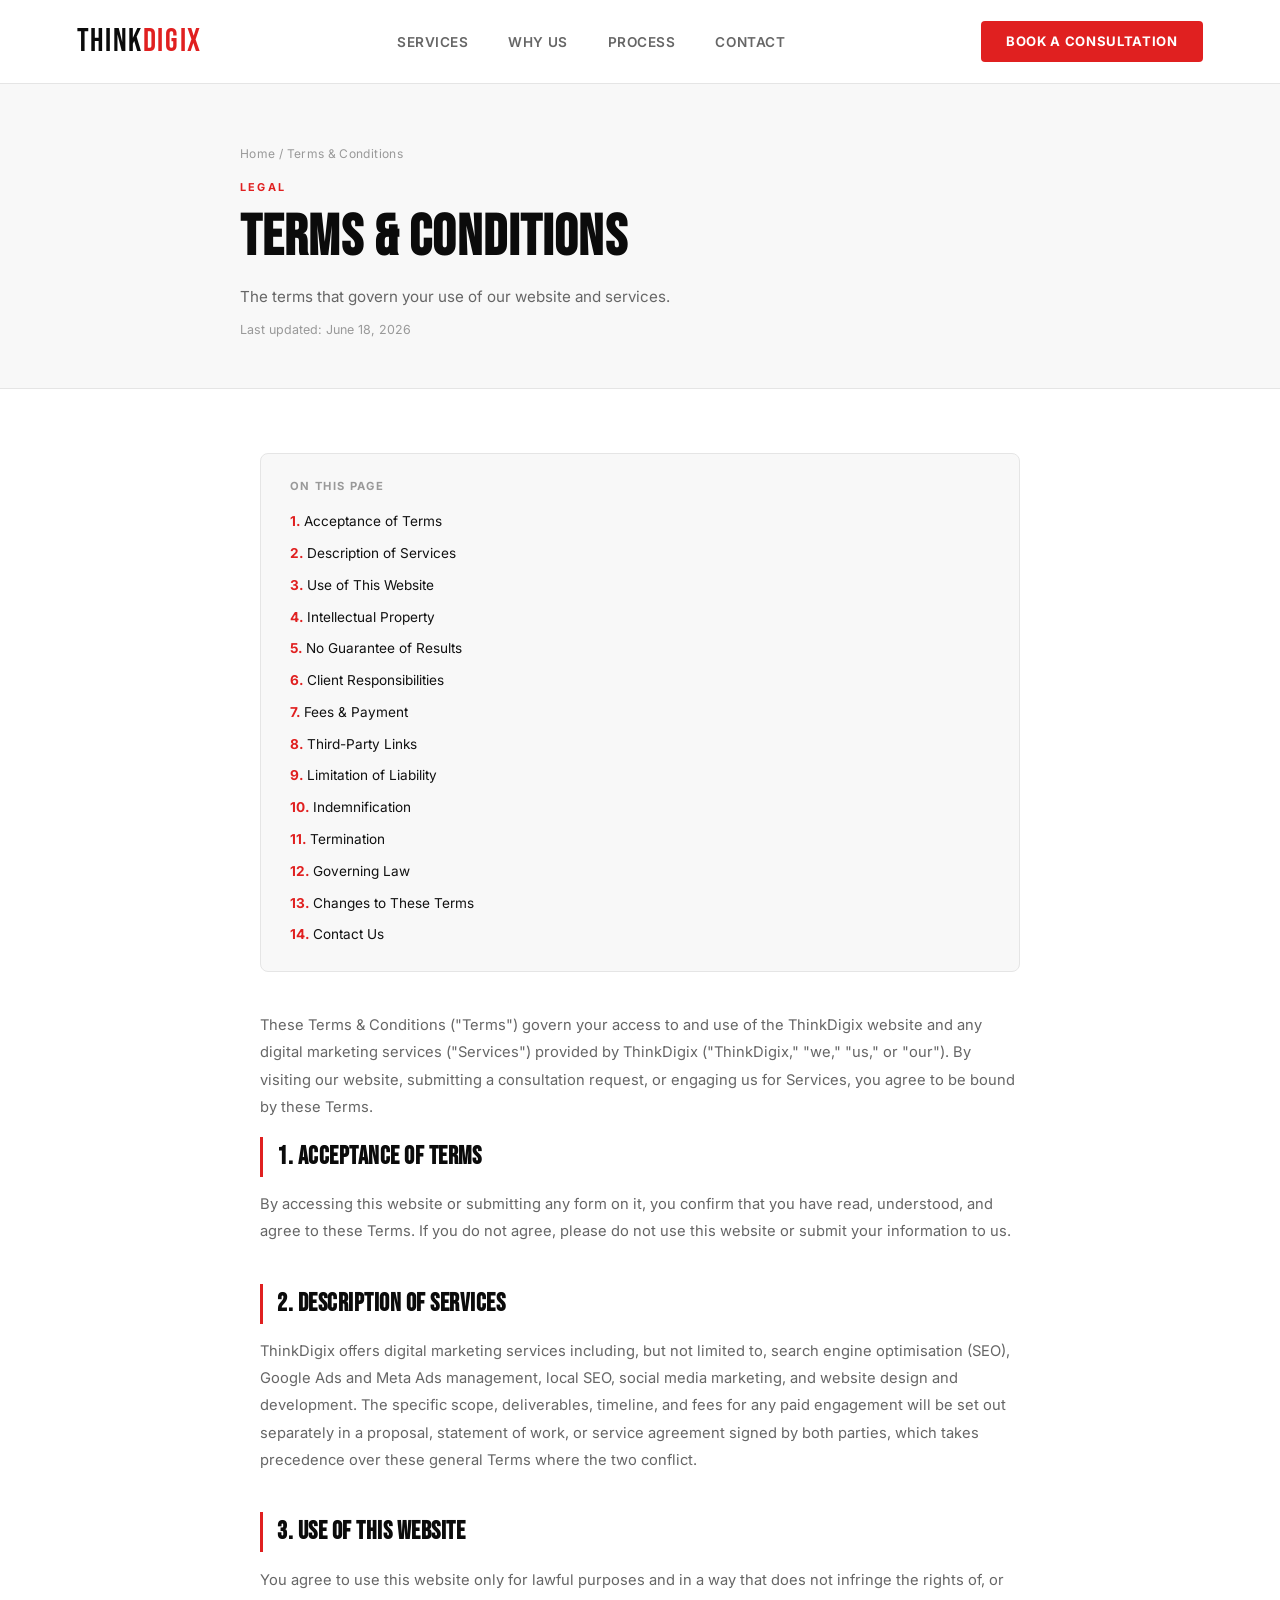
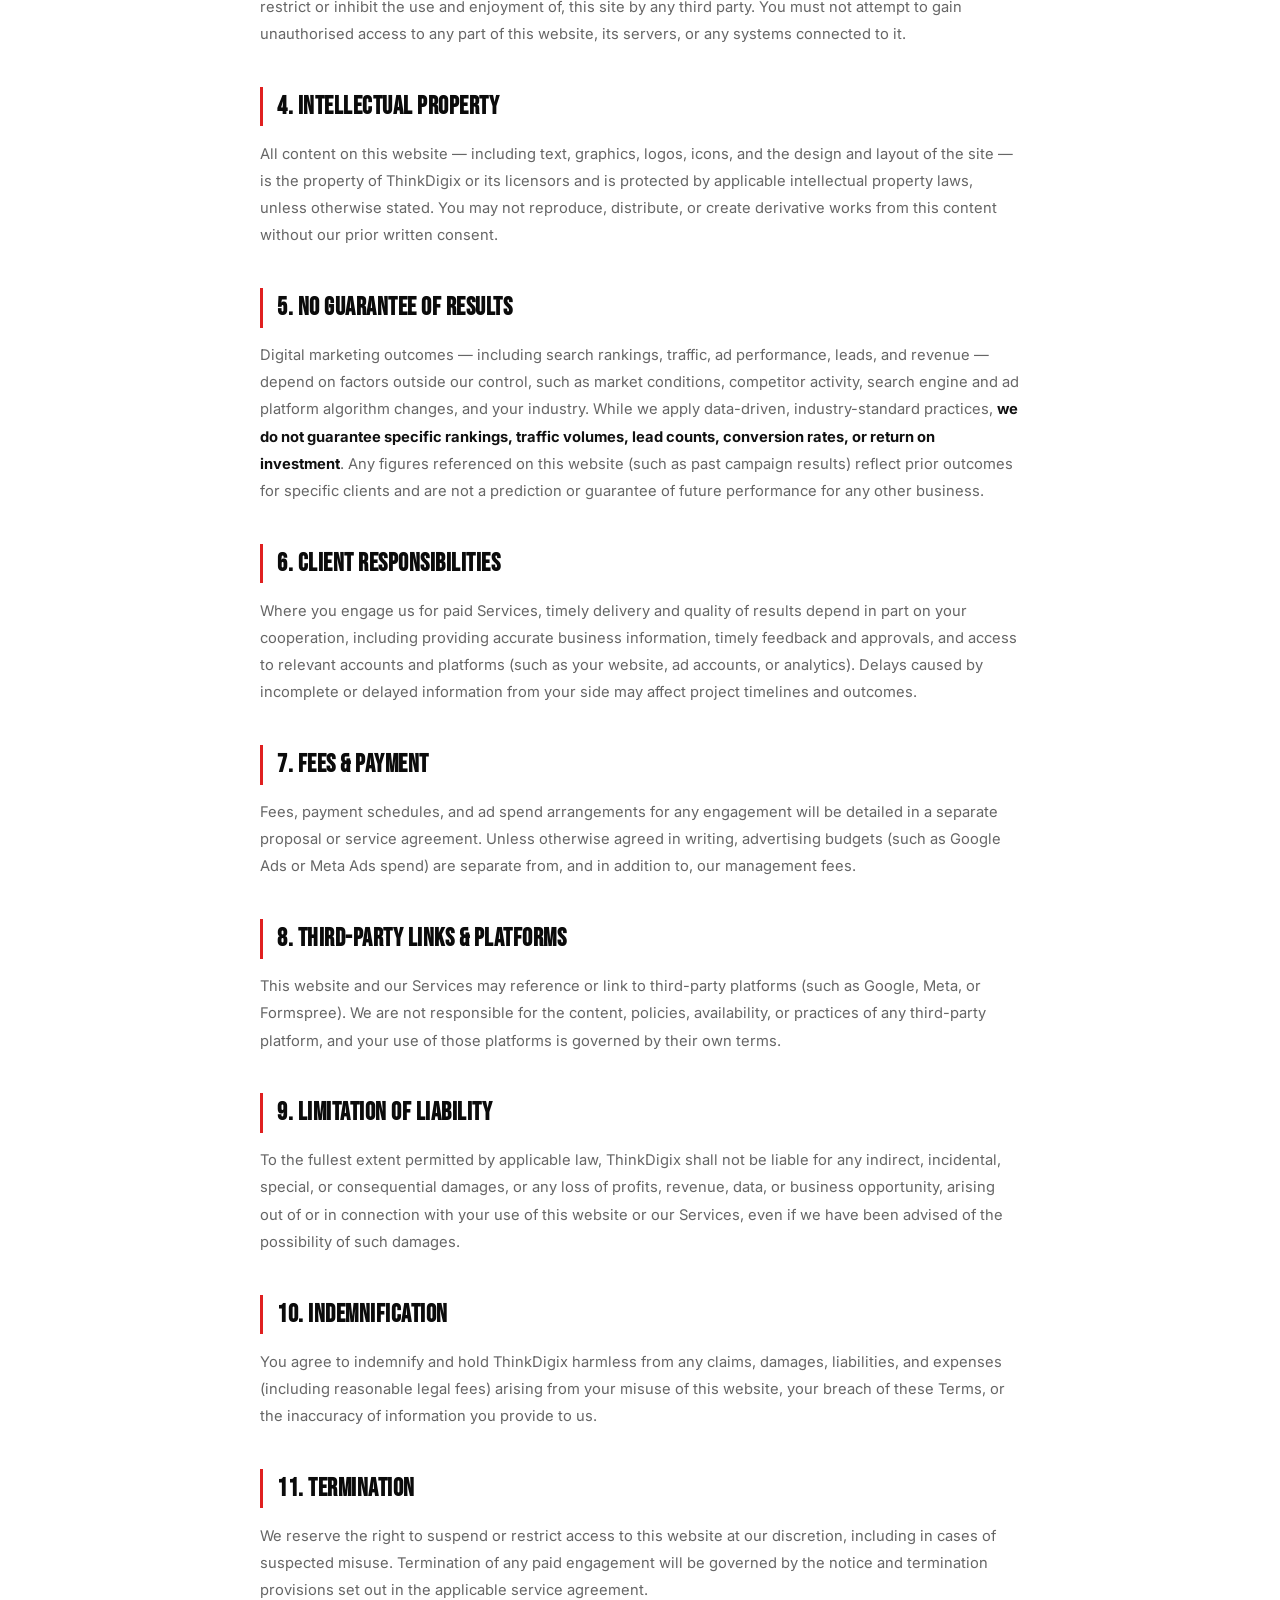
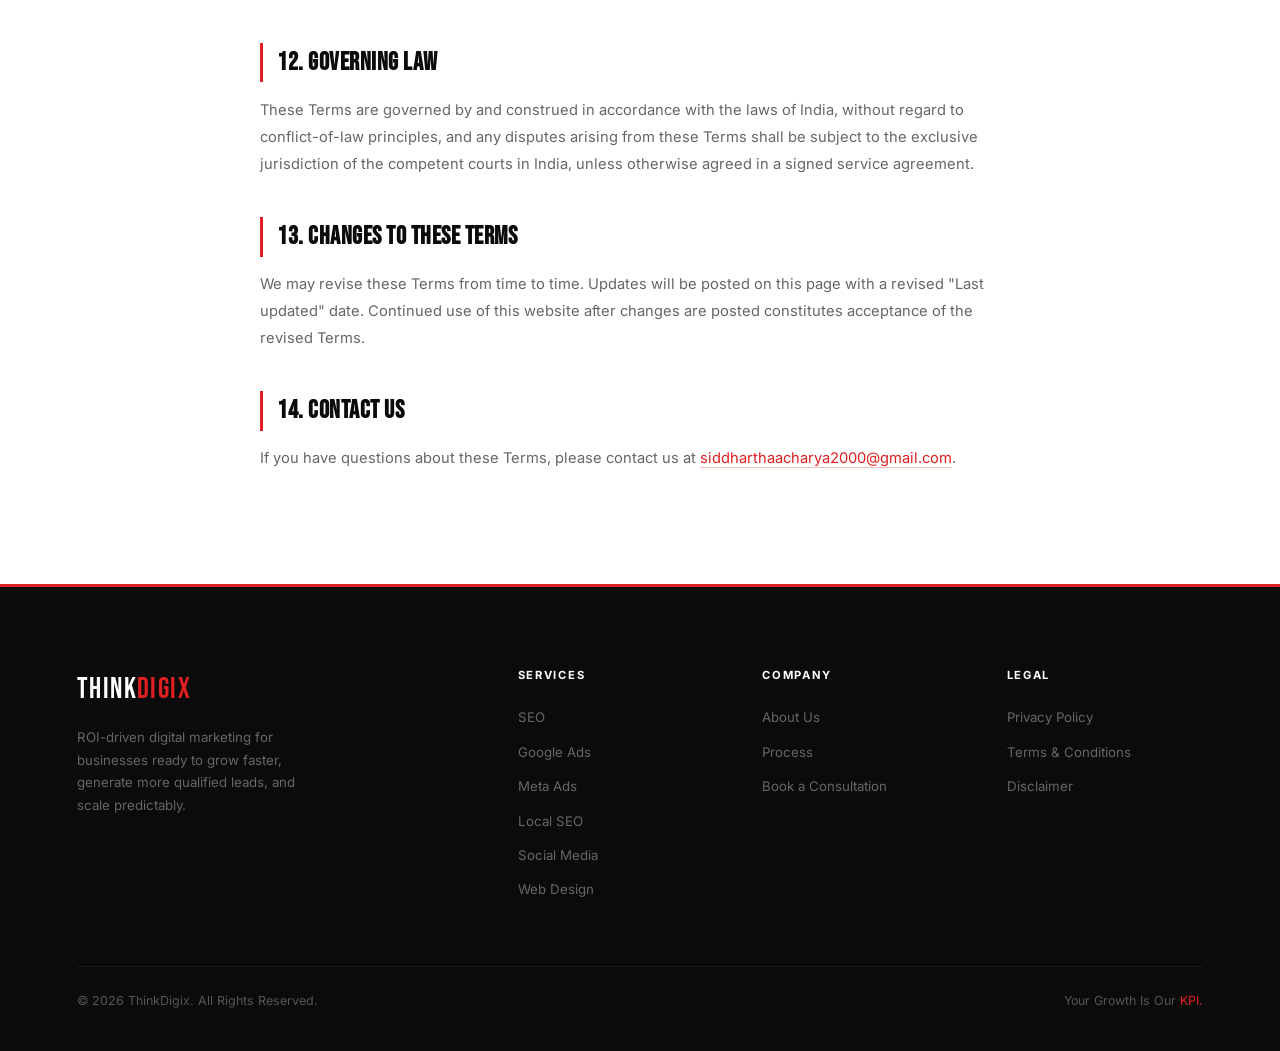
<file: terms-and-conditions.html>
<!DOCTYPE html>
<html lang="en">
<head>
<meta charset="UTF-8"/>
<meta name="viewport" content="width=device-width, initial-scale=1.0"/>
<title>Terms & Conditions — ThinkDigix</title>
<meta name="description" content="Read the Terms & Conditions governing your use of the ThinkDigix website and services."/>
<link href="https://fonts.googleapis.com/css2?family=Bebas+Neue&family=Inter:wght@300;400;500;600;700&display=swap" rel="stylesheet"/>
<link rel="stylesheet" href="styles.css"/>
</head>
<body>

<!-- NAV -->
<nav id="navbar">
  <a class="logo" href="index.html">Think<span>Digix</span></a>
  <ul class="nav-links">
    <li><a href="index.html#services">Services</a></li>
    <li><a href="index.html#why">Why Us</a></li>
    <li><a href="index.html#process">Process</a></li>
    <li><a href="index.html#consult">Contact</a></li>
  </ul>
  <a class="nav-cta" href="index.html#consult">Book a Consultation</a>
  <button class="hamburger" aria-label="Menu" onclick="toggleMenu()">
    <span></span><span></span><span></span>
  </button>
</nav>
<div class="mobile-menu" id="mobileMenu">
  <a href="index.html#services" onclick="closeMenu()">Services</a>
  <a href="index.html#why" onclick="closeMenu()">Why Us</a>
  <a href="index.html#process" onclick="closeMenu()">Process</a>
  <a href="index.html#consult" onclick="closeMenu()">Book a Consultation</a>
</div>

<!-- PAGE HERO -->
<section class="legal-hero">
  <div class="sec-inner">
    <p class="breadcrumb"><a href="index.html">Home</a> / Terms & Conditions</p>
    <p class="eyebrow">Legal</p>
    <h1 class="sec-title">Terms & Conditions</h1>
    <p class="sec-sub">The terms that govern your use of our website and services.</p>
    <p class="legal-updated">Last updated: June 18, 2026</p>
  </div>
</section>

<!-- CONTENT -->
<section class="legal-content">
  <div class="inner">

    <div class="legal-toc">
      <h5>On This Page</h5>
      <ol>
        <li><a href="#acceptance">Acceptance of Terms</a></li>
        <li><a href="#services-desc">Description of Services</a></li>
        <li><a href="#website-use">Use of This Website</a></li>
        <li><a href="#ip">Intellectual Property</a></li>
        <li><a href="#results">No Guarantee of Results</a></li>
        <li><a href="#client-resp">Client Responsibilities</a></li>
        <li><a href="#payment">Fees & Payment</a></li>
        <li><a href="#third-party-links">Third-Party Links</a></li>
        <li><a href="#liability">Limitation of Liability</a></li>
        <li><a href="#indemnification">Indemnification</a></li>
        <li><a href="#termination">Termination</a></li>
        <li><a href="#law">Governing Law</a></li>
        <li><a href="#changes">Changes to These Terms</a></li>
        <li><a href="#contact">Contact Us</a></li>
      </ol>
    </div>

    <p>These Terms & Conditions ("Terms") govern your access to and use of the ThinkDigix website and any digital marketing services ("Services") provided by ThinkDigix ("ThinkDigix," "we," "us," or "our"). By visiting our website, submitting a consultation request, or engaging us for Services, you agree to be bound by these Terms.</p>

    <h2 id="acceptance">1. Acceptance of Terms</h2>
    <p>By accessing this website or submitting any form on it, you confirm that you have read, understood, and agree to these Terms. If you do not agree, please do not use this website or submit your information to us.</p>

    <h2 id="services-desc">2. Description of Services</h2>
    <p>ThinkDigix offers digital marketing services including, but not limited to, search engine optimisation (SEO), Google Ads and Meta Ads management, local SEO, social media marketing, and website design and development. The specific scope, deliverables, timeline, and fees for any paid engagement will be set out separately in a proposal, statement of work, or service agreement signed by both parties, which takes precedence over these general Terms where the two conflict.</p>

    <h2 id="website-use">3. Use of This Website</h2>
    <p>You agree to use this website only for lawful purposes and in a way that does not infringe the rights of, or restrict or inhibit the use and enjoyment of, this site by any third party. You must not attempt to gain unauthorised access to any part of this website, its servers, or any systems connected to it.</p>

    <h2 id="ip">4. Intellectual Property</h2>
    <p>All content on this website — including text, graphics, logos, icons, and the design and layout of the site — is the property of ThinkDigix or its licensors and is protected by applicable intellectual property laws, unless otherwise stated. You may not reproduce, distribute, or create derivative works from this content without our prior written consent.</p>

    <h2 id="results">5. No Guarantee of Results</h2>
    <p>Digital marketing outcomes — including search rankings, traffic, ad performance, leads, and revenue — depend on factors outside our control, such as market conditions, competitor activity, search engine and ad platform algorithm changes, and your industry. While we apply data-driven, industry-standard practices, <strong>we do not guarantee specific rankings, traffic volumes, lead counts, conversion rates, or return on investment</strong>. Any figures referenced on this website (such as past campaign results) reflect prior outcomes for specific clients and are not a prediction or guarantee of future performance for any other business.</p>

    <h2 id="client-resp">6. Client Responsibilities</h2>
    <p>Where you engage us for paid Services, timely delivery and quality of results depend in part on your cooperation, including providing accurate business information, timely feedback and approvals, and access to relevant accounts and platforms (such as your website, ad accounts, or analytics). Delays caused by incomplete or delayed information from your side may affect project timelines and outcomes.</p>

    <h2 id="payment">7. Fees & Payment</h2>
    <p>Fees, payment schedules, and ad spend arrangements for any engagement will be detailed in a separate proposal or service agreement. Unless otherwise agreed in writing, advertising budgets (such as Google Ads or Meta Ads spend) are separate from, and in addition to, our management fees.</p>

    <h2 id="third-party-links">8. Third-Party Links & Platforms</h2>
    <p>This website and our Services may reference or link to third-party platforms (such as Google, Meta, or Formspree). We are not responsible for the content, policies, availability, or practices of any third-party platform, and your use of those platforms is governed by their own terms.</p>

    <h2 id="liability">9. Limitation of Liability</h2>
    <p>To the fullest extent permitted by applicable law, ThinkDigix shall not be liable for any indirect, incidental, special, or consequential damages, or any loss of profits, revenue, data, or business opportunity, arising out of or in connection with your use of this website or our Services, even if we have been advised of the possibility of such damages.</p>

    <h2 id="indemnification">10. Indemnification</h2>
    <p>You agree to indemnify and hold ThinkDigix harmless from any claims, damages, liabilities, and expenses (including reasonable legal fees) arising from your misuse of this website, your breach of these Terms, or the inaccuracy of information you provide to us.</p>

    <h2 id="termination">11. Termination</h2>
    <p>We reserve the right to suspend or restrict access to this website at our discretion, including in cases of suspected misuse. Termination of any paid engagement will be governed by the notice and termination provisions set out in the applicable service agreement.</p>

    <h2 id="law">12. Governing Law</h2>
    <p>These Terms are governed by and construed in accordance with the laws of India, without regard to conflict-of-law principles, and any disputes arising from these Terms shall be subject to the exclusive jurisdiction of the competent courts in India, unless otherwise agreed in a signed service agreement.</p>

    <h2 id="changes">13. Changes to These Terms</h2>
    <p>We may revise these Terms from time to time. Updates will be posted on this page with a revised "Last updated" date. Continued use of this website after changes are posted constitutes acceptance of the revised Terms.</p>

    <h2 id="contact">14. Contact Us</h2>
    <p>If you have questions about these Terms, please contact us at <a href="mailto:siddharthaacharya2000@gmail.com">siddharthaacharya2000@gmail.com</a>.</p>

  </div>
</section>

<!-- FOOTER -->
<footer>
  <div class="footer-grid">
    <div class="footer-brand">
      <a class="footer-logo" href="index.html">Think<span>Digix</span></a>
      <p>ROI-driven digital marketing for businesses ready to grow faster, generate more qualified leads, and scale predictably.</p>
    </div>
    <div class="footer-col">
      <h5>Services</h5>
      <ul>
        <li><a href="index.html#services">SEO</a></li>
        <li><a href="index.html#services">Google Ads</a></li>
        <li><a href="index.html#services">Meta Ads</a></li>
        <li><a href="index.html#services">Local SEO</a></li>
        <li><a href="index.html#services">Social Media</a></li>
        <li><a href="index.html#services">Web Design</a></li>
      </ul>
    </div>
    <div class="footer-col">
      <h5>Company</h5>
      <ul>
        <li><a href="index.html#why">About Us</a></li>
        <li><a href="index.html#process">Process</a></li>
        <li><a href="index.html#consult">Book a Consultation</a></li>
      </ul>
    </div>
    <div class="footer-col">
      <h5>Legal</h5>
      <ul>
        <li><a href="privacy-policy.html">Privacy Policy</a></li>
        <li><a href="terms-and-conditions.html">Terms & Conditions</a></li>
        <li><a href="disclaimer.html">Disclaimer</a></li>
      </ul>
    </div>
  </div>
  <div class="footer-bottom">
    <p>© 2026 ThinkDigix. All Rights Reserved.</p>
    <p>Your Growth Is Our <span>KPI.</span></p>
  </div>
</footer>

<script>
function toggleMenu(){document.getElementById('mobileMenu').classList.toggle('open')}
function closeMenu(){document.getElementById('mobileMenu').classList.remove('open')}
window.addEventListener('scroll',()=>{
  const nav=document.getElementById('navbar');
  nav.style.boxShadow=window.scrollY>40?'0 2px 20px rgba(0,0,0,.08)':'none';
});
</script>
</body>
</html>
</file>
<file: styles.css>
*,*::before,*::after{box-sizing:border-box;margin:0;padding:0}
:root{
  --black:#0B0B0B;
  --red:#E02020;
  --red2:#C01818;
  --red-dim:rgba(224,32,32,.08);
  --white:#FFFFFF;
  --off-white:#F8F8F8;
  --light:#F2F2F2;
  --gray:#666666;
  --gray2:#999999;
  --dark-text:#111111;
  --border:#E5E5E5;
  --border-dark:#DDDDDD;
}
html{scroll-behavior:smooth}
body{font-family:'Inter',sans-serif;background:var(--white);color:var(--dark-text);overflow-x:hidden;line-height:1.6}
::-webkit-scrollbar{width:4px}
::-webkit-scrollbar-track{background:var(--white)}
::-webkit-scrollbar-thumb{background:var(--red);border-radius:2px}

/* ── NAV ── */
nav{position:fixed;top:0;left:0;right:0;z-index:1000;display:flex;align-items:center;justify-content:space-between;padding:1rem 6%;background:rgba(255,255,255,.95);backdrop-filter:blur(16px);border-bottom:1px solid var(--border);transition:.3s}
.logo{font-family:'Bebas Neue',sans-serif;font-size:2rem;letter-spacing:.05em;color:var(--black);text-decoration:none}
.logo span{color:var(--red)}
.nav-links{display:flex;gap:2.5rem;list-style:none}
.nav-links a{color:var(--gray);text-decoration:none;font-size:.85rem;font-weight:600;letter-spacing:.04em;transition:.2s;text-transform:uppercase}
.nav-links a:hover{color:var(--red)}
.nav-cta{background:var(--red);color:var(--white);border:none;padding:.65rem 1.6rem;border-radius:4px;font-family:'Inter';font-size:.82rem;font-weight:700;cursor:pointer;text-transform:uppercase;letter-spacing:.05em;transition:.2s;text-decoration:none;display:inline-block}
.nav-cta:hover{background:var(--red2)}
.hamburger{display:none;background:none;border:none;cursor:pointer;padding:.3rem}
.hamburger span{display:block;width:24px;height:2px;background:var(--black);margin:5px 0;transition:.3s}
.mobile-menu{display:none;flex-direction:column;position:fixed;top:65px;left:0;right:0;background:var(--white);border-bottom:1px solid var(--border);z-index:999}
.mobile-menu.open{display:flex}
.mobile-menu a{color:var(--gray);text-decoration:none;font-weight:600;font-size:.9rem;padding:1rem 6%;border-bottom:1px solid var(--border);text-transform:uppercase;letter-spacing:.04em}
.mobile-menu a:hover{color:var(--red)}

/* ── HERO ── */
.hero{min-height:100vh;display:flex;align-items:center;padding:8rem 6% 5rem;background:var(--white);position:relative;overflow:hidden}
.hero-bg-grid{position:absolute;inset:0;background-image:linear-gradient(rgba(0,0,0,.04) 1px,transparent 1px),linear-gradient(90deg,rgba(0,0,0,.04) 1px,transparent 1px);background-size:60px 60px;pointer-events:none}
.hero-accent{position:absolute;top:0;right:0;width:50%;height:100%;background:linear-gradient(135deg,rgba(224,32,32,.04) 0%,rgba(224,32,32,.02) 100%);clip-path:polygon(20% 0%,100% 0%,100% 100%,0% 100%);pointer-events:none}
.hero-inner{max-width:1200px;margin:0 auto;width:100%;display:grid;grid-template-columns:1fr 1fr;gap:5rem;align-items:center;position:relative;z-index:2}
.hero-eyebrow{display:inline-flex;align-items:center;gap:.5rem;background:var(--red-dim);border:1px solid rgba(224,32,32,.2);color:var(--red);font-size:.7rem;font-weight:700;letter-spacing:.15em;text-transform:uppercase;padding:.35rem 1rem;border-radius:2px;margin-bottom:1.5rem}
.dot-pulse{width:6px;height:6px;background:var(--red);border-radius:50%;animation:dpulse 1.8s ease-in-out infinite;flex-shrink:0}
@keyframes dpulse{0%,100%{transform:scale(1);opacity:1}50%{transform:scale(1.5);opacity:.4}}
.hero h1{font-family:'Bebas Neue',sans-serif;font-size:clamp(3.5rem,6.5vw,6rem);line-height:.95;letter-spacing:.02em;margin-bottom:1.5rem;color:var(--black)}
.hero h1 .red{color:var(--red)}
.hero h1 .outline{-webkit-text-stroke:2px var(--black);-webkit-text-fill-color:transparent}
.hero-sub{font-size:.98rem;color:var(--gray);line-height:1.8;max-width:480px;margin-bottom:2.5rem}
.hero-btns{display:flex;gap:1rem;flex-wrap:wrap;margin-bottom:3.5rem}
.btn-red{background:var(--red);color:var(--white);padding:.9rem 2.2rem;border-radius:4px;font-weight:700;font-size:.88rem;text-decoration:none;border:none;cursor:pointer;text-transform:uppercase;letter-spacing:.05em;transition:.2s;display:inline-block}
.btn-red:hover{background:var(--red2);transform:translateY(-2px)}
.btn-outline{background:transparent;color:var(--black);padding:.9rem 2.2rem;border-radius:4px;font-weight:600;font-size:.88rem;text-decoration:none;border:2px solid var(--border-dark);cursor:pointer;text-transform:uppercase;letter-spacing:.05em;transition:.2s;display:inline-block}
.btn-outline:hover{border-color:var(--red);color:var(--red)}
.hero-stats{display:flex;gap:2.5rem;flex-wrap:wrap}
.hero-stat{border-left:3px solid var(--red);padding-left:1rem}
.hero-stat .num{font-family:'Bebas Neue',sans-serif;font-size:2.5rem;color:var(--red);line-height:1}
.hero-stat .lbl{font-size:.7rem;color:var(--gray2);text-transform:uppercase;letter-spacing:.1em;margin-top:.15rem}
.hero-cards{display:grid;grid-template-columns:1fr 1fr;gap:.85rem}
.hcard{background:var(--white);border:1px solid var(--border);border-radius:8px;padding:1.6rem 1.4rem;transition:.3s;position:relative;overflow:hidden;box-shadow:0 2px 12px rgba(0,0,0,.05);display:flex;flex-direction:column;justify-content:center}
.hcard::before{content:'';position:absolute;top:0;left:0;right:0;height:3px;background:var(--red);transform:scaleX(0);transform-origin:left;transition:.4s}
.hcard:hover{border-color:rgba(224,32,32,.3);transform:translateY(-4px);box-shadow:0 8px 30px rgba(224,32,32,.1)}
.hcard:hover::before{transform:scaleX(1)}
.hcard:nth-child(odd){margin-top:0}
.hcard:nth-child(even){margin-top:0}
.hcard-icon{font-size:1.5rem;margin-bottom:.6rem}
.hcard-val{font-family:'Bebas Neue',sans-serif;font-size:1.8rem;color:var(--red);line-height:1}
.hcard-desc{font-size:.75rem;color:var(--gray2);margin-top:.25rem;line-height:1.4}

/* ── MARQUEE ── */
.marquee-wrap{background:var(--red);padding:.75rem 0;overflow:hidden}
.marquee-track{display:flex;gap:3rem;animation:marquee 22s linear infinite;width:max-content}
.marquee-item{display:flex;align-items:center;gap:.6rem;white-space:nowrap;font-size:.78rem;font-weight:700;letter-spacing:.1em;text-transform:uppercase;color:var(--white)}
.marquee-sep{color:rgba(255,255,255,.5);font-size:1.1rem}
@keyframes marquee{from{transform:translateX(0)}to{transform:translateX(-50%)}}

/* ── SECTION BASE ── */
section{padding:7rem 6%}
.sec-inner{max-width:1200px;margin:0 auto}
.eyebrow{font-size:.68rem;font-weight:700;letter-spacing:.2em;text-transform:uppercase;color:var(--red);margin-bottom:.8rem;display:flex;align-items:center;gap:.6rem}
.eyebrow::before{content:'';width:20px;height:2px;background:var(--red);flex-shrink:0}
.sec-title{font-family:'Bebas Neue',sans-serif;font-size:clamp(2.2rem,4.5vw,3.8rem);line-height:1;letter-spacing:.02em;margin-bottom:1rem;color:var(--black)}
.sec-sub{color:var(--gray);max-width:560px;line-height:1.8;font-size:.95rem}

/* ── SERVICES ── */
.services-section{background:var(--off-white)}
.services-header{text-align:center;margin-bottom:3.5rem}
.services-header .eyebrow{justify-content:center}
.services-header .eyebrow::before{display:none}
.services-header .sec-sub{margin:0 auto}
.services-grid{display:grid;grid-template-columns:repeat(auto-fit,minmax(320px,1fr));gap:1.5rem}
.svc-card{background:var(--white);border:1px solid var(--border);border-radius:8px;padding:2rem;transition:.3s;position:relative;overflow:hidden;box-shadow:0 2px 8px rgba(0,0,0,.04)}
.svc-card::before{content:'';position:absolute;top:0;left:0;right:0;height:3px;background:var(--red);transform:scaleX(0);transform-origin:left;transition:.4s}
.svc-card:hover{border-color:rgba(224,32,32,.25);transform:translateY(-4px);box-shadow:0 12px 40px rgba(0,0,0,.1)}
.svc-card:hover::before{transform:scaleX(1)}
.svc-icon{width:48px;height:48px;background:var(--red-dim);border:1px solid rgba(224,32,32,.15);border-radius:6px;display:flex;align-items:center;justify-content:center;font-size:1.3rem;margin-bottom:1.2rem}
.svc-card h3{font-family:'Bebas Neue',sans-serif;font-size:1.5rem;letter-spacing:.02em;color:var(--black);margin-bottom:.5rem}
.svc-card p{font-size:.85rem;color:var(--gray);line-height:1.7;margin-bottom:1.2rem}
.svc-feats{list-style:none;display:flex;flex-direction:column;gap:.4rem}
.svc-feats li{font-size:.8rem;color:var(--gray2);display:flex;align-items:center;gap:.5rem}
.svc-feats li::before{content:'';width:5px;height:5px;background:var(--red);border-radius:50%;flex-shrink:0}

/* ── WHY US ── */
.why-section{background:var(--white)}
.why-grid{display:grid;grid-template-columns:1fr 1fr;gap:5rem;align-items:center}
.why-items{display:flex;flex-direction:column;gap:1.2rem;margin-top:2rem}
.why-item{display:flex;gap:1.2rem;align-items:flex-start;padding:1.2rem;background:var(--off-white);border:1px solid var(--border);border-radius:6px;transition:.25s}
.why-item:hover{border-color:rgba(224,32,32,.25);background:var(--white)}
.why-icon{font-size:1.3rem;flex-shrink:0;width:40px;height:40px;background:var(--red-dim);border-radius:4px;display:flex;align-items:center;justify-content:center}
.why-item h4{font-size:.88rem;font-weight:700;color:var(--black);margin-bottom:.25rem}
.why-item p{font-size:.81rem;color:var(--gray);line-height:1.6}
.why-right-grid{display:grid;grid-template-columns:1fr 1fr;gap:1rem}
.metric-box{background:var(--off-white);border:1px solid var(--border);border-radius:8px;padding:1.8rem;text-align:center;transition:.25s;position:relative;overflow:hidden}
.metric-box::before{content:'';position:absolute;top:0;left:0;right:0;height:3px;background:var(--red)}
.metric-box:hover{border-color:rgba(224,32,32,.25);transform:translateY(-3px);box-shadow:0 8px 24px rgba(0,0,0,.06)}
.metric-box .big{font-family:'Bebas Neue',sans-serif;font-size:3rem;color:var(--red);line-height:1}
.metric-box .sm{font-size:.72rem;color:var(--gray2);text-transform:uppercase;letter-spacing:.08em;margin-top:.3rem}

/* ── PROCESS ── */
.process-section{background:var(--black)}
.process-section .eyebrow{color:var(--red)}
.process-section .sec-title{color:var(--white)}
.process-section .sec-sub{color:#888}
.process-header{text-align:center;margin-bottom:4rem}
.process-header .eyebrow{justify-content:center}
.process-header .eyebrow::before{display:none}
.steps-row{display:grid;grid-template-columns:repeat(5,1fr);gap:0;position:relative}
.steps-connector{position:absolute;top:2.5rem;left:10%;right:10%;height:1px;background:linear-gradient(90deg,var(--red),rgba(224,32,32,.2));z-index:0}
.step{text-align:center;position:relative;z-index:1;padding:0 .5rem}
.step-num{width:50px;height:50px;border-radius:50%;background:var(--red);display:flex;align-items:center;justify-content:center;font-family:'Bebas Neue',sans-serif;font-size:1.1rem;color:var(--white);margin:0 auto 1.2rem;box-shadow:0 0 0 6px rgba(224,32,32,.15),0 0 24px rgba(224,32,32,.25)}
.step h4{font-size:.82rem;font-weight:700;text-transform:uppercase;letter-spacing:.08em;color:var(--white);margin-bottom:.4rem}
.step p{font-size:.77rem;color:#777;line-height:1.55}

/* ── CONSULT FORM ── */
.consult-section{background:var(--off-white);padding:7rem 6%}
.consult-inner{max-width:1100px;margin:0 auto;display:grid;grid-template-columns:1fr 1.2fr;gap:5rem;align-items:start}
.consult-left .sec-sub{margin-bottom:2rem}
.consult-perks{display:flex;flex-direction:column;gap:.85rem;margin-top:2rem}
.consult-perk{display:flex;align-items:center;gap:.8rem;font-size:.85rem;color:var(--gray)}
.consult-perk-icon{width:32px;height:32px;background:var(--red);border-radius:4px;display:flex;align-items:center;justify-content:center;font-size:.85rem;flex-shrink:0}
.consult-form-box{background:var(--white);border:1px solid var(--border);border-radius:10px;padding:2.5rem;box-shadow:0 4px 30px rgba(0,0,0,.06);position:relative;overflow:hidden}
.consult-form-box::before{content:'';position:absolute;top:0;left:0;right:0;height:4px;background:var(--red)}
.consult-form-box h3{font-family:'Bebas Neue',sans-serif;font-size:1.8rem;color:var(--black);margin-bottom:.3rem;letter-spacing:.02em}
.consult-form-box .form-sub{font-size:.82rem;color:var(--gray2);margin-bottom:1.8rem}
.form-row{display:grid;grid-template-columns:1fr 1fr;gap:1rem}
.form-group{display:flex;flex-direction:column;gap:.4rem;margin-bottom:1.1rem}
.form-group label{font-size:.75rem;font-weight:700;text-transform:uppercase;letter-spacing:.08em;color:var(--dark-text)}
.form-group input,.form-group textarea,.form-group select{width:100%;padding:.8rem 1rem;border:1.5px solid var(--border);border-radius:5px;font-family:'Inter';font-size:.88rem;color:var(--dark-text);background:var(--white);transition:.2s;outline:none;-webkit-appearance:none}
.form-group input:focus,.form-group textarea:focus,.form-group select:focus{border-color:var(--red);box-shadow:0 0 0 3px rgba(224,32,32,.08)}
.form-group textarea{resize:vertical;min-height:100px;line-height:1.6}
.form-submit{width:100%;padding:1rem;background:var(--red);color:var(--white);border:none;border-radius:5px;font-family:'Inter';font-size:.9rem;font-weight:700;text-transform:uppercase;letter-spacing:.07em;cursor:pointer;transition:.2s;margin-top:.5rem}
.form-submit:hover{background:var(--red2);transform:translateY(-1px)}
.form-note{font-size:.75rem;color:var(--gray2);text-align:center;margin-top:1rem}
.form-success{display:none;text-align:center;padding:2rem;background:rgba(224,32,32,.05);border:1px solid rgba(224,32,32,.2);border-radius:6px;margin-top:1rem}
.form-success h4{font-family:'Bebas Neue',sans-serif;font-size:1.6rem;color:var(--red);margin-bottom:.5rem}
.form-success p{font-size:.85rem;color:var(--gray)}

/* ── LEGAL / STATIC CONTENT PAGES ── */
.legal-hero{padding:9rem 6% 3rem;background:var(--off-white);border-bottom:1px solid var(--border)}
.legal-hero .sec-inner{max-width:800px;margin:0 auto}
.legal-hero .eyebrow::before{display:none}
.breadcrumb{font-size:.75rem;color:var(--gray2);margin-bottom:1rem;letter-spacing:.03em}
.breadcrumb a{color:var(--gray2);text-decoration:none}
.breadcrumb a:hover{color:var(--red)}
.legal-updated{font-size:.78rem;color:var(--gray2);margin-top:.6rem}
.legal-content{padding:4rem 6% 6rem;background:var(--white)}
.legal-content .inner{max-width:760px;margin:0 auto}
.legal-content h2{font-family:'Bebas Neue',sans-serif;font-size:1.55rem;letter-spacing:.02em;color:var(--black);margin:2.4rem 0 .9rem;padding-left:.9rem;border-left:3px solid var(--red)}
.legal-content h2:first-of-type{margin-top:0}
.legal-content p{font-size:.92rem;color:var(--gray);line-height:1.85;margin-bottom:1rem}
.legal-content ul{margin:0 0 1.2rem 1.5rem;display:flex;flex-direction:column;gap:.5rem}
.legal-content li{font-size:.92rem;color:var(--gray);line-height:1.75}
.legal-content a{color:var(--red);text-decoration:none;border-bottom:1px solid rgba(224,32,32,.3)}
.legal-content a:hover{border-color:var(--red)}
.legal-content strong{color:var(--dark-text)}
.legal-toc{background:var(--off-white);border:1px solid var(--border);border-radius:8px;padding:1.5rem 1.8rem;margin-bottom:2.5rem}
.legal-toc h5{font-size:.7rem;font-weight:700;text-transform:uppercase;letter-spacing:.12em;color:var(--gray2);margin-bottom:.9rem}
.legal-toc ol{list-style:none;display:flex;flex-direction:column;gap:.5rem;counter-reset:toc}
.legal-toc ol li{counter-increment:toc;font-size:.85rem}
.legal-toc ol li::before{content:counter(toc) ". ";color:var(--red);font-weight:700}
.legal-toc a{color:var(--dark-text);text-decoration:none;border-bottom:none}
.legal-toc a:hover{color:var(--red)}

/* ── FOOTER ── */
footer{background:var(--black);padding:5rem 6% 2.5rem;border-top:3px solid var(--red)}
.footer-grid{display:grid;grid-template-columns:2fr 1fr 1fr 1fr;gap:3rem;max-width:1200px;margin:0 auto 4rem}
.footer-logo{font-family:'Bebas Neue',sans-serif;font-size:1.8rem;color:var(--white);margin-bottom:.8rem;display:block;letter-spacing:.05em;text-decoration:none}
.footer-logo span{color:var(--red)}
.footer-brand p{font-size:.83rem;color:#666;line-height:1.7;max-width:240px}
.footer-col h5{font-size:.7rem;font-weight:700;text-transform:uppercase;letter-spacing:.15em;color:var(--white);margin-bottom:1.2rem}
.footer-col ul{list-style:none;display:flex;flex-direction:column;gap:.55rem}
.footer-col ul li a{color:#666;text-decoration:none;font-size:.83rem;transition:.2s}
.footer-col ul li a:hover{color:var(--red)}
.footer-bottom{max-width:1200px;margin:0 auto;border-top:1px solid #1a1a1a;padding-top:1.5rem;display:flex;justify-content:space-between;align-items:center;flex-wrap:wrap;gap:1rem}
.footer-bottom p{font-size:.78rem;color:#555}
.footer-bottom span{color:var(--red)}

/* ── REVEAL ── */
.reveal{opacity:0;transform:translateY(28px);transition:opacity .6s ease,transform .6s ease}
.reveal.visible{opacity:1;transform:translateY(0)}
.reveal-delay-1{transition-delay:.1s}
.reveal-delay-2{transition-delay:.2s}
.reveal-delay-3{transition-delay:.3s}
.reveal-delay-4{transition-delay:.4s}

/* ── RESPONSIVE ── */
@media(max-width:960px){
  .nav-links,.nav-cta{display:none}
  .hamburger{display:block}
  .hero-inner{grid-template-columns:1fr}
  .hero-cards{display:none}
  .why-grid{grid-template-columns:1fr}
  .steps-row{grid-template-columns:1fr 1fr;gap:2rem}
  .steps-connector{display:none}
  .footer-grid{grid-template-columns:1fr 1fr}
  .consult-inner{grid-template-columns:1fr}
  .consult-left{display:none}
}
@media(max-width:600px){
  section,.consult-section{padding:5rem 5%}
  .hero{padding:7rem 5% 4rem}
  .hero-stats{gap:1.5rem}
  .why-right-grid{grid-template-columns:1fr 1fr}
  .steps-row{grid-template-columns:1fr}
  .footer-grid{grid-template-columns:1fr;gap:2rem}
  .footer-bottom{flex-direction:column;text-align:center}
  .form-row{grid-template-columns:1fr}
  .legal-hero{padding:7rem 5% 2.5rem}
  .legal-content{padding:3rem 5% 4rem}
}
@media(prefers-reduced-motion:reduce){
  .marquee-track{animation:none}
  *{transition:none!important;animation:none!important}
}
</file>
